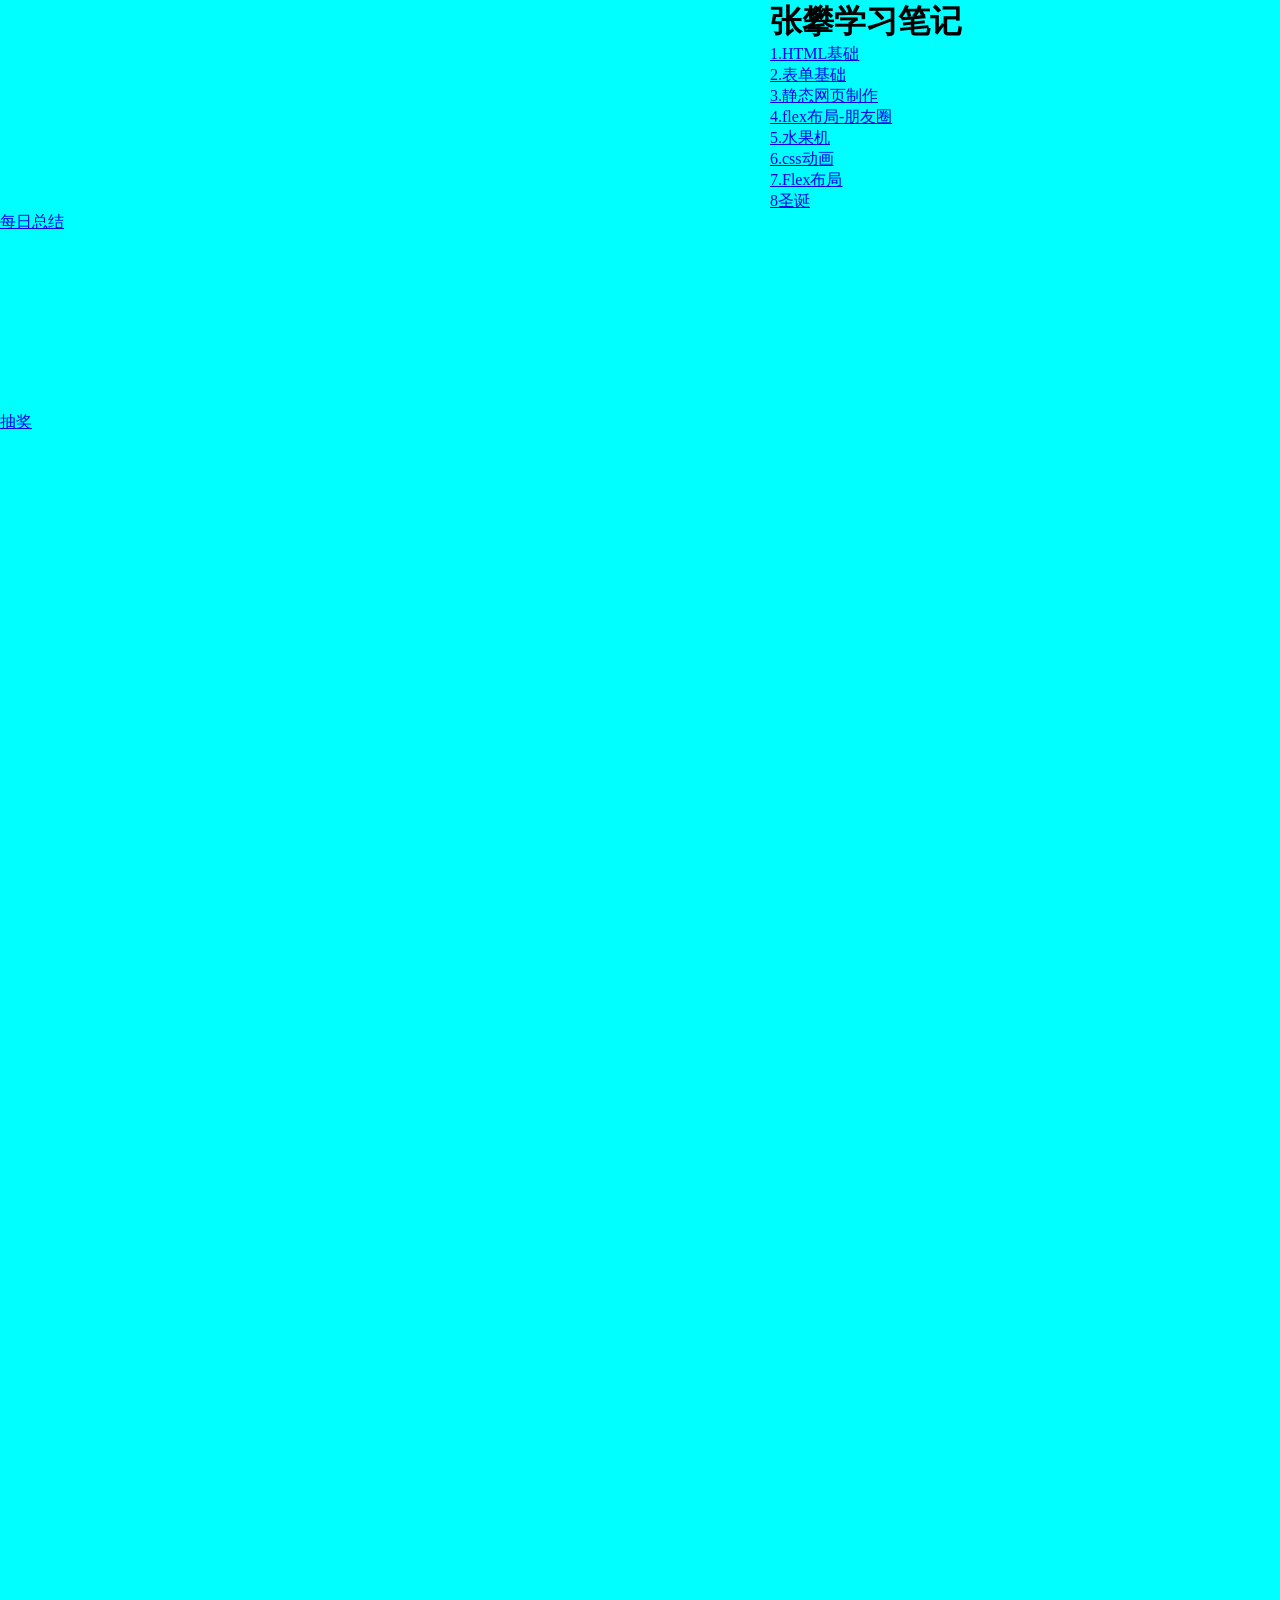
<file: index.html>
<!DOCTYPE html>
<html lang="en">
<head>
    <meta charset="UTF-8">
    <title>张攀主页</title>
    <style type="text/css">
        *{padding: 0;
        margin: 0;}
        #zhu-ye{
            width: 1900px;
            height: 1680px;
            background: aqua;
        }
        #box{
            margin: 0 auto;
            width: 360px;

        }
        a{margin: 0 auto;display:block;}
        
        #zhong-jie{
        width:360pxpx;
            height:200px;
        }
    </style>
</head>
<body>
<div id="zhu-ye">
    <div id="box">
<h1>张攀学习笔记</h1>
        <a href="ind.html">1.HTML基础</a>
        <a href="ind2.html">2.表单基础</a>
        <a href="chongcao.html">3.静态网页制作</a>
        <a href="pengyouquan.html">4.flex布局-朋友圈</a>
        <a href="shuiguoji.html">5.水果机</a>
        <a href="帧动画.html">6.css动画</a>
         <a href="flexlianxi.html">7.Flex布局</a>
        <a href="shengdan.html">8圣诞</a>
    </div>
    
    <div id="zhong-jie">  <a href="zhongjie.html">每日总结</a></div>
    <a href="draw.html">抽奖</a>

</div>
</body>
</html>
</file>
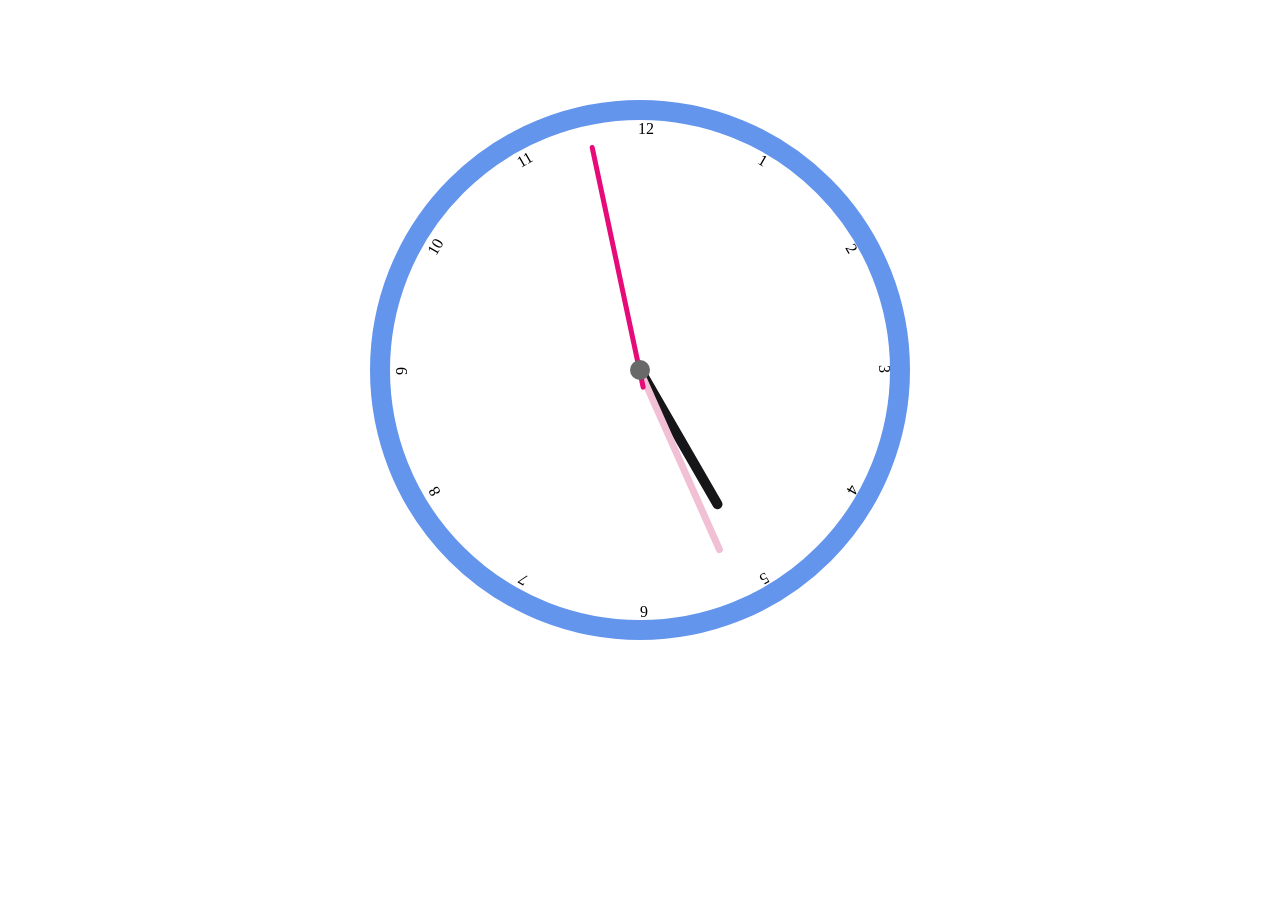
<file: alarmclock.html>
<!DOCTYPE html>
<html lang="en">
<head>
    <meta charset="UTF-8">
    <meta name="viewport" content="width=device-width, initial-scale=1.0">
    <meta http-equiv="X-UA-Compatible" content="ie=edge">
    <title>alarmclock</title>
    <style type="text/css">
    *{margin: 0;
    padding: 0;}

    #warp{
        width: 500px;
        height: 500px;
        /* background: cornflowerblue; */
        border: 20px cornflowerblue solid;
        margin: 100px auto;
        border-radius: 50%;
        position: relative;
    }
    #scale{
     
        height: 500px;
        list-style: none;
        
    }
    #scale li{
        transform-origin: center 250px;
        width: 10px;
        height: 10px;
        /* background: cornflowerblue; */
        position: absolute;
        left: 248px;
        top: 0;
    }
    
    #scale li:nth-of-type(1){
            transform: rotate(30deg);
    }
    #scale li:nth-of-type(2){
            transform: rotate(60deg);
    }
    #scale li:nth-of-type(3){
            transform: rotate(90deg);
    }
    #scale li:nth-of-type(4){
            transform: rotate(120deg);
    }
    #scale li:nth-of-type(5){
            transform: rotate(150deg);
    }
    #scale li:nth-of-type(6){
            transform: rotate(180deg);
    }
    #scale li:nth-of-type(7){
            transform: rotate(210deg);
    }
    #scale li:nth-of-type(8){
            transform: rotate(240deg);
    }
    #scale li:nth-of-type(9){
            transform: rotate(270deg);
    }
    #scale li:nth-of-type(10){
            transform: rotate(300deg);
    }
    #scale li:nth-of-type(11){
            transform: rotate(330deg);
    }
    #scale li:nth-of-type(12){
            transform: rotate(360deg);
    }
     #hour{
         width: 10px;
         height: 160px;
         background: rgb(22, 22, 24);
         border-radius: 10px;
         position: absolute;
         left: 245px;
         top: 90px;

     
         transform-origin: center 160px;
         transform: rotate(0deg);
     }
     #min{
         width: 7px;
         height: 200px;
         background: rgb(241, 192, 213);
         border-radius: 10px;
         position: absolute;
         left: 246px;
         top: 50px;
         transform-origin: center 200px;
         transform: rotate(0deg);
     }
     #second{
         width: 5px;
         height: 250px;
         background: rgb(230, 11, 120);
         border-radius: 20px;
         position: absolute;
         left: 247px;
         top: 20px;
         transform-origin: center 230px;
         transform: rotate(0deg);
     }
     #dot{
         width: 20px;
         height: 20px;
         border-radius: 50%;
         background: dimgray;
         position: absolute;
         left: 240px;
         top: 240px;
     }
    </style>
</head>
<body>
    <div id="warp">
        <ul id="scale">
            <li>1</li>
            <li>2</li>
            <li>3</li>
            <li>4</li>
            <li>5</li>
            <li>6</li>
            <li>7</li>
            <li>8</li>
            <li>9</li>
            <li>10</li>
            <li>11</li>
            <li>12</li>
        </ul>
        <div id="hour"></div>
        <div id="min"></div>
        <div id="second"></div>
        <div id="dot"></div>
    </div>
    <script>
    window.setInterval(seconds,1000);
    function seconds(){
        //获取当前时间
       var timess=new Date();
    //    console.log(timess);
    //    获取当前秒数并且每秒旋转度数
       var scond=timess.getSeconds()*6;
    //    获取当前小时数并且每小时旋转度数
       var hour=timess.getHours()*30;
    //    获取当前分钟数并且每分钟旋转度数
       var min=timess.getMinutes()*6;
    //    console.log(min);
    //    console.log(scond);
    //    console.log(hour);
    //    console,log(scond);
//   设置指针转动
        document.getElementById("second").style.transform="rotate("+scond+"deg)";
        document.getElementById("min").style.transform="rotate("+min+"deg)";
        document.getElementById("hour").style.transform="rotate("+hour+"deg)";

    }

    </script>
</body>
</html>
</file>
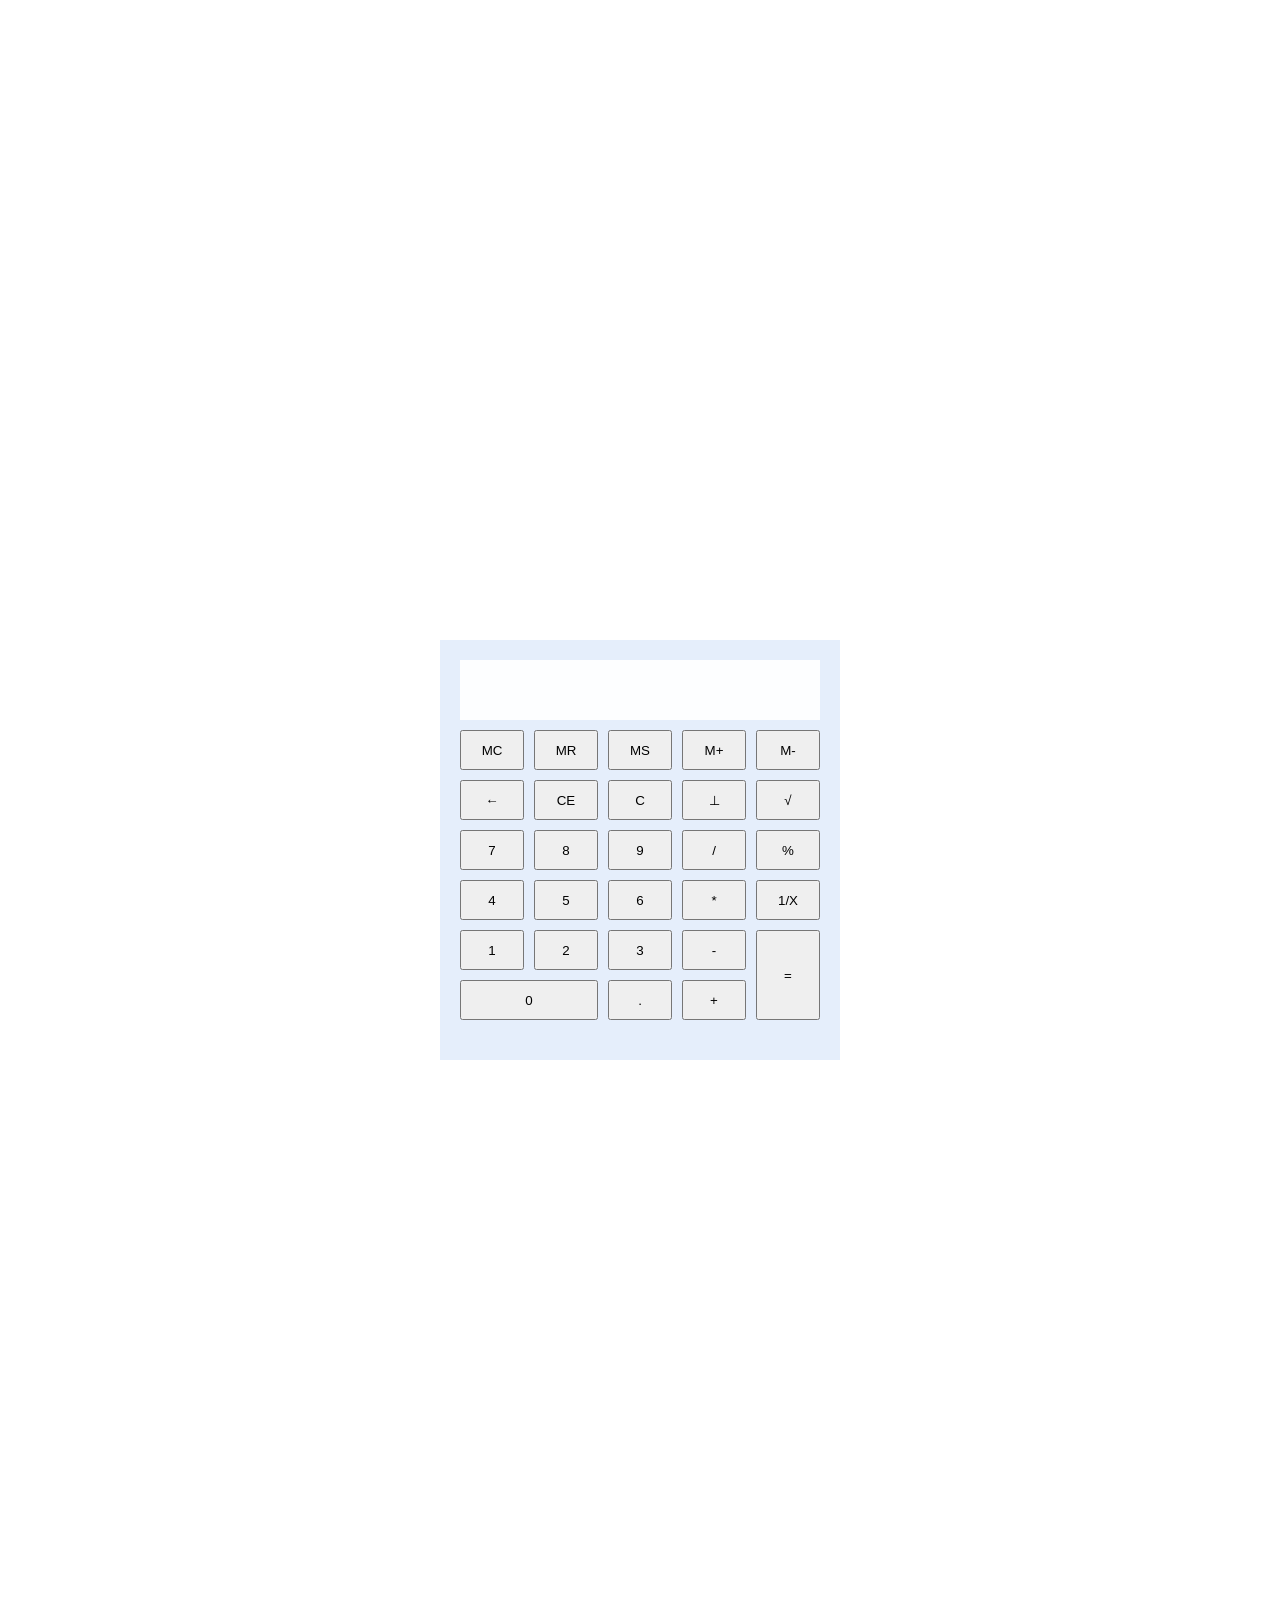
<file: Calculator.html>
<!DOCTYPE html>
<html lang="en">

<head>
    <meta charset="UTF-8">
    <meta name="viewport" content="width=device-width, initial-scale=1.0">
    <meta http-equiv="X-UA-Compatible" content="ie=edge">
    <title>Calculator</title>
    <style type="text/css">
        * {
            padding: 0;
            margin: 0;
        }

        .calculatora {
            width: 400px;

            margin: 50% auto;
            background: #e5eefb;


            /* display: flex; */
            /* flex-direction: column; */


        }

        .output {
            width: 90%;
            height: 60px;
            margin: 20px auto auto 20px;
            background: #fdfeff;
            font-size: 30px;
            float: left;
        }

        .input {
            width: 90%;
            display: flex;
            margin: auto;

        }

        .input-top {
            width: 100%;
            display: grid;
            margin-top: 10px;
            margin-bottom: 40px;
            grid-template-columns: repeat(5, 1fr);
            grid-template-rows: 40px 40px 40px 40px 40px 40px;
            grid-row-gap: 10px;
            grid-column-gap: 10px;
        }

        .dengyu {
            grid-column: 5 / 6;
            grid-row: 5 / 7;
        }

        .ling {
            grid-column: 1 / 3;
            grid-row: 6 / 7;
        }
    </style>
</head>

<body>
    <div class="calculatora">
        <div class="output" id="outputs"></div>
        <div class="input">
            <div class="input-top">
                <button>MC</button>
                <button>MR</button>
                <button>MS</button>
                <button>M+</button>
                <button>M-</button>
                <button id="back" onclick="backspaces()">&larr;</button>
                <button onclick="clears()">CE</button>
                <button onclick="clears()">C</button>
                <button>&perp;</button>
                <button onclick="radical()" value="gen">&radic;</button>
                <button class="shuzi" value="7" onclick="onnclick(this)">7</button>
                <button class="shuzi" value="8" onclick="onnclick(this)">8</button>
                <button class="shuzi" value="9" onclick="onnclick(this)">9</button>
                <button onclick="onnclick(this)" value="/">/</button>
                <button onclick="percentSign()" value="%">%</button>
                <button class="shuzi" value="4" onclick="onnclick(this)">4</button>
                <button class="shuzi" value="5" onclick="onnclick(this)">5</button>
                <button class="shuzi" value="6" onclick="onnclick(this)">6</button>
                <button onclick="onnclick(this)" value="*">*</button>
                <button onclick="semicolon()">1/X</button>
                <button class="shuzi" value="1" onclick="onnclick(this)">1</button>
                <button class="shuzi" value="2" onclick="onnclick(this)">2</button>
                <button class="shuzi" value="3" onclick="onnclick(this)">3</button>
                <button value="-" onclick="onnclick(this)">-</button>
                <button class="dengyu" onclick="sultclick()" value="=">=</button>
                <button class="ling shuzi" value="0" onclick="onnclick(this)">0</button>
                <button>.</button>
                <button value="+" onclick="onnclick(this)">+</button>
            </div>
        </div>

    </div>
    <script src="CalculatorJS.js"></script>

</body>

</html>
</file>
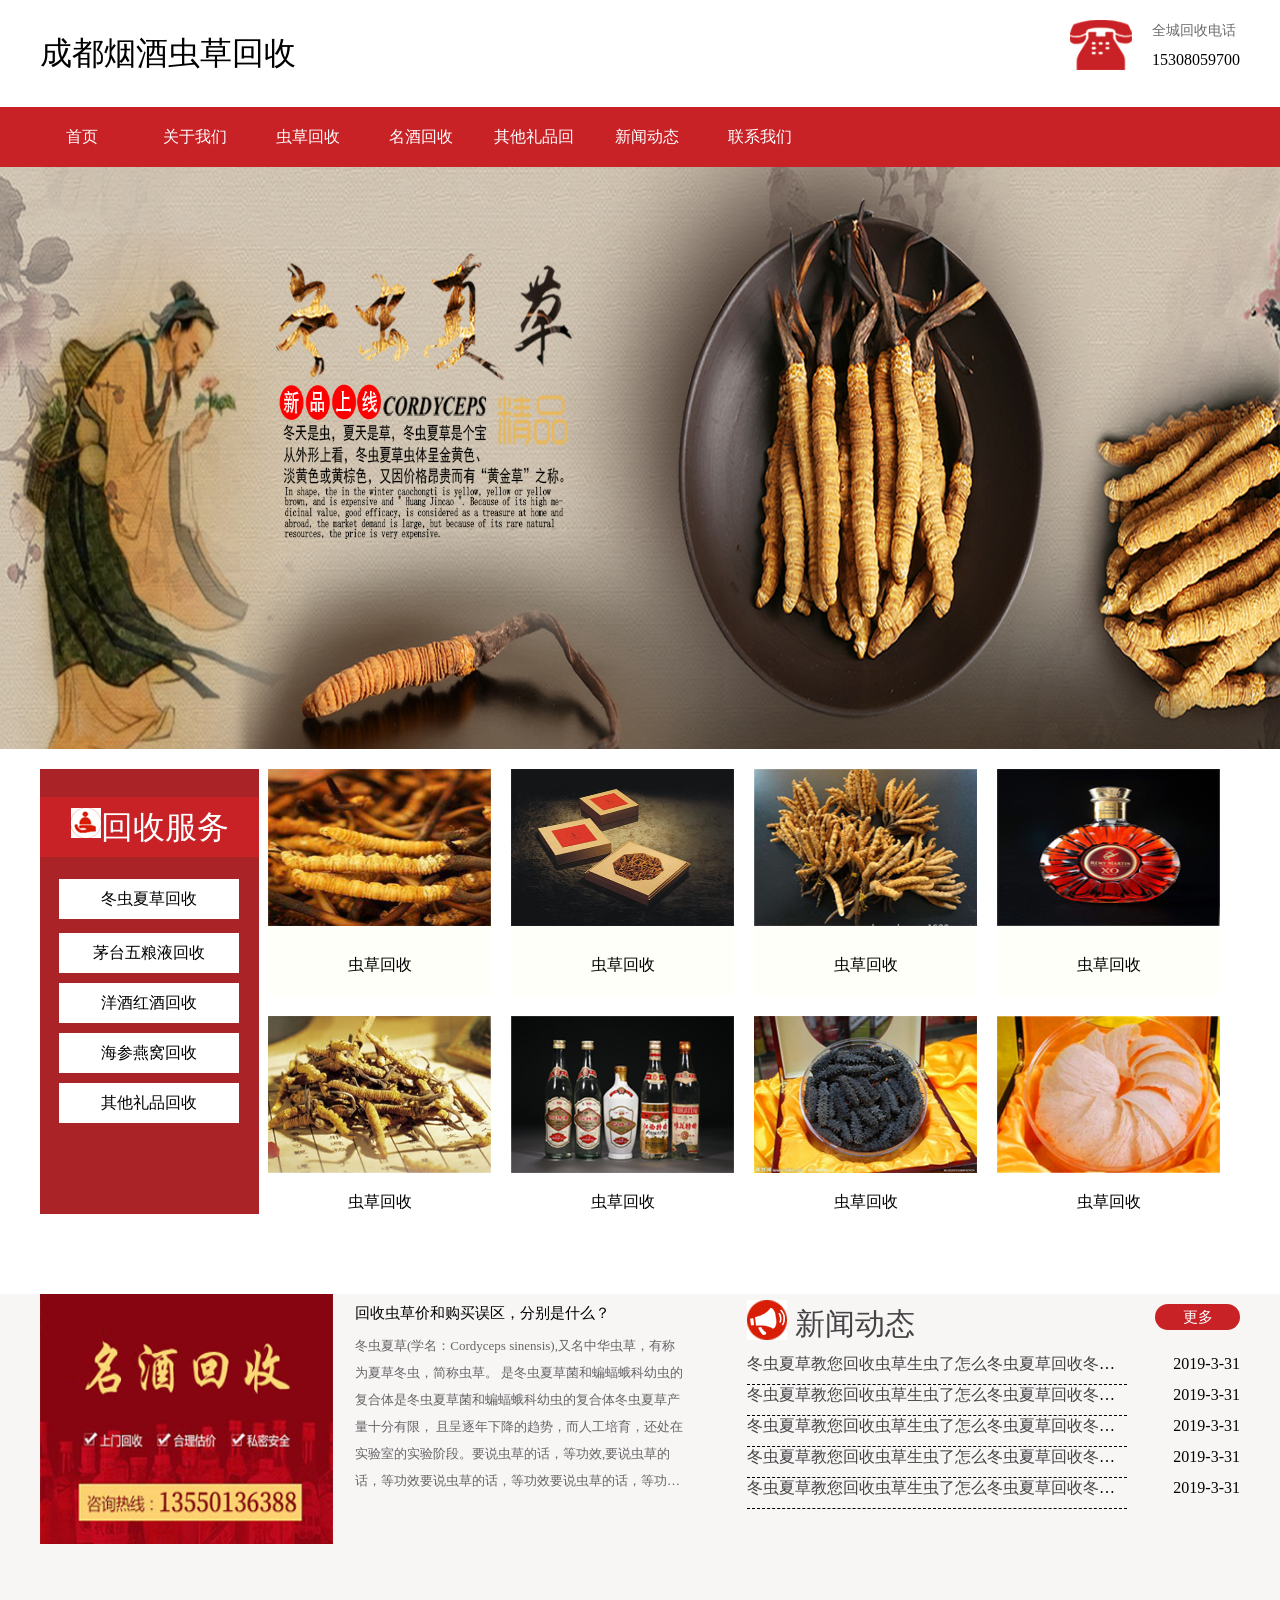
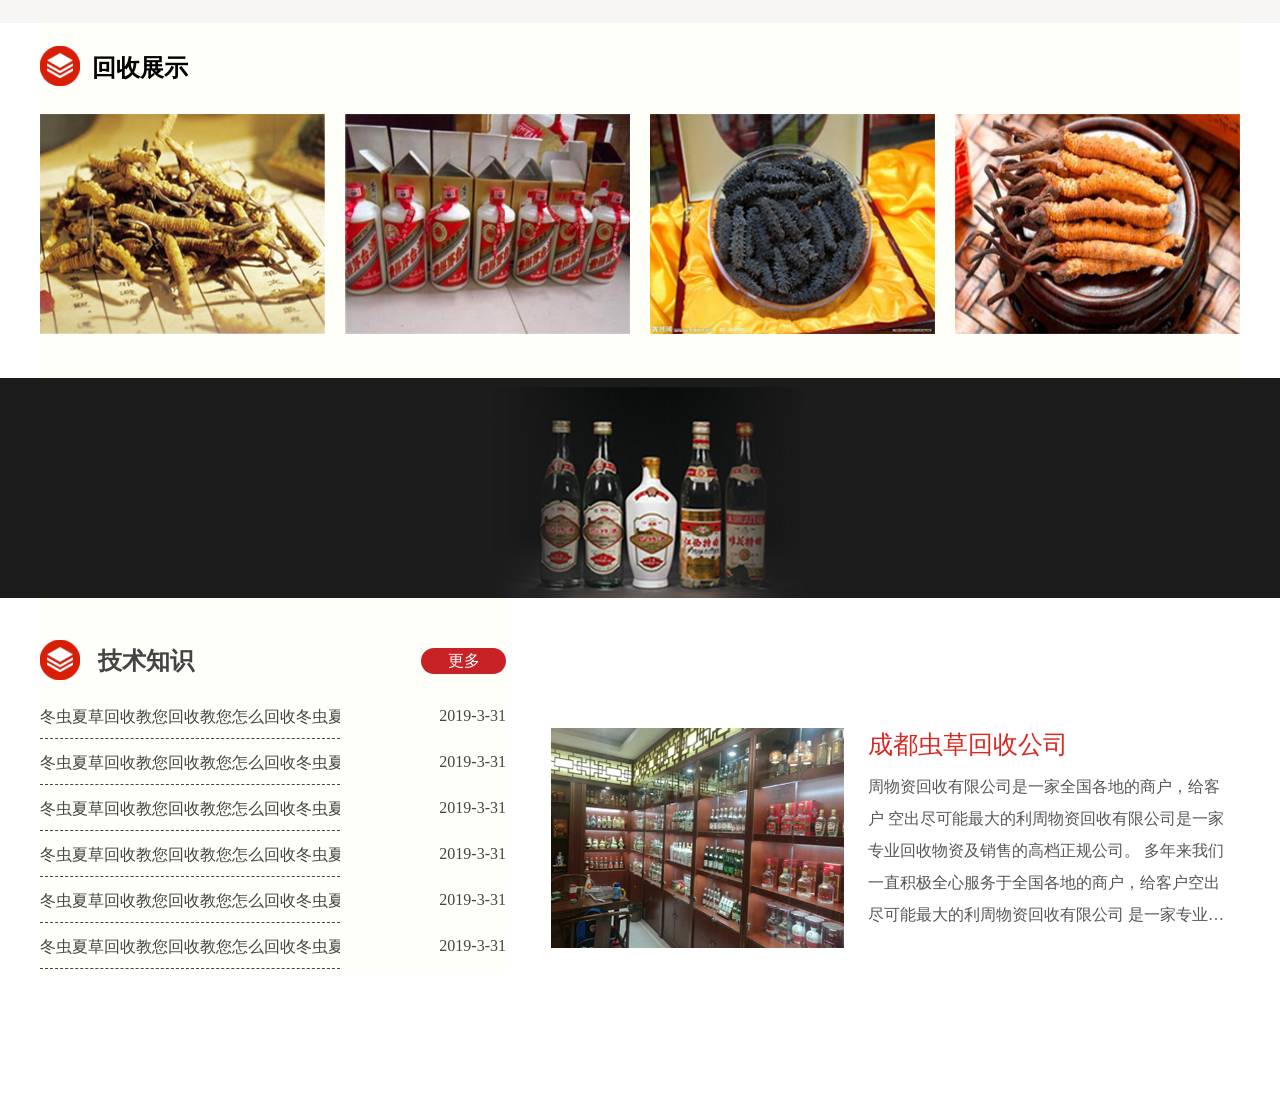
<file: chongcao.html>
<!DOCTYPE html>
<html lang="en">
<head>
    <meta charset="UTF-8">
    <title>虫草</title>
    <style type="text/css">


        *{padding: 0;
        margin: 0;

        }

        .floatclass-left{
           float: left;
        }
        .floatclass-right{
            float: right;
        }
        /*#floatclass{*/
            /*float: left;*/
        /*}*/
        #box1{
         height: 107px;
            /*background: #000000;*/
            /*width: 100%;*/
        }
        #head{
            height: 107px;
            margin: auto;
            width: 1200px;
            /*background: #ffffff;*/
        }
        #head-left{
            /*margin: auto;*/
            /*height: 107px;*/
            /*width: 50%;*/
            font-size: 2em;
            line-height: 107px;
            /*position: relative;*/
            left: 32px;
           /*float: left;*/
        }
        #head-right{
             /*margin: auto;*/
            /*height: 107px;*/
            /*width: 50%;*/
            height: 107px;
            float: right;
        }
        #head-right-left{
            margin: auto;
            height: 107px;
            /*width: 50%;*/
            /*float: left;*/
     /*       line-height: 107px;*/
   /*         position: relative;
            top: 25px;*/
        }
        #head-right-right{
 /*          position: relative;
            top: 25px;*/
            /*float: right;*/
      /*      height: 107px;
            margin: auto;*/

        }
        #head-right-right-top{
            height: 40px;
            line-height: 40px;
            font-size: 0.9em;
            color: #6b6b6b;
            position: relative;
            top:10px;

        }
        #head-right-right-button{
            height: 40px;
            line-height: 40px;
            font-size: 1em;
        }
        #head-right-left img{

        position: relative;
        top:20px;
            left:-20px;
    }

        #box2{
            height: 60px;
            background: #c82126;
        }
 #menu{
     height: 60px;
     width: 1200px;
     margin: auto;

 }
        #menu-one{
            /*float: left;*/
            height: 60px;
            width: 83px;

            text-align: center;
            line-height: 60px;
            color: #ffffff;
        }
        #menu-two{
            /*float: left;*/
            height: 60px;
            line-height: 60px;
            color: #ffffff;
            width: 83px;
            text-align: center;
            margin-left: 30px;
        }
        #menu-thwee{
            /*float:left;*/
            height: 60px;
            line-height: 60px;
            color: #ffffff;
            width: 83px;
            text-align: center;
            margin-left: 30px;
        }
        #menu-for{
            /*float: left;*/
            height: 60px;
            line-height: 60px;
            color: #ffffff;
            width: 83px;
            text-align: center;
            margin-left: 30px;
        }
        #menu-feve{
            /*float: left;*/
            height: 60px;
            line-height: 60px;
            color: #ffffff;
            width: 83px;
            text-align: center;
            margin-left: 30px;
        }

        #menu-six{
            /*float: left;*/
            height: 60px;
            line-height: 60px;
            color: #ffffff;
            width: 83px;
            text-align: center;
            margin-left: 30px;
        }
        #menu-seven{
            /*float: left;*/
            height: 60px;
            line-height: 60px;
            color: #ffffff;
            width: 83px;
            text-align: center;
            margin-left: 30px;
        }
        #box3{
            height: 582px;
        }
        #home {
            margin: auto;
            height: 582px;
            width: 100%;
        }
        #home img{
             width: 100%;
            height: 582px;
        }
        #center-one{
            width: 1200px;
            height: 525px;
            margin: auto;
        }
        #box4{
            height: 525px;
            margin-top: 20px;
        }
        #center-one-left{
            background: #a92327;
            width: 219px;
            height: 445px;
             float: left;
        }
        #center-one-left-one{
            height: 60px;
            background: #c82126;
            /*float: left;*/
            text-align:center;
            font-size: 2em;
            line-height: 60px;
            color: white;
position: relative;
            top:28px;
        }
        #center-one-left-two{
            /*float: left;*/
            height: 40px;
            background: white;
            line-height: 40px;
            margin-bottom: 14px;
            width: 180px;
            position: relative;left: 19px;
            text-align:center;

            top:50px;
        }
        #center-one-left-three{   width: 180px;      height: 40px;    background: white;line-height: 40px;margin-bottom: 10px;position: relative;left: 19px;text-align:center;top:50px;
        }
        #center-one-left-for{    width: 180px;     height: 40px;    background: white;line-height: 40px;margin-bottom: 10px;position: relative;left: 19px;text-align:center;top:50px;
        }
        #center-one-left-five{   width: 180px;      height: 40px;    background: white;line-height: 40px;margin-bottom: 10px;position: relative;left: 19px;text-align:center;top:50px;
        }
        #center-one-left-six{    width: 180px; height: 40px;    background: white;line-height: 40px;margin-bottom: 10px;position: relative;left: 19px;text-align:center;top:50px;
        }
        #center-one-right{
            height: 445px;
            float: right;
            position: relative;


        }

        .center-one-right-button-box{
            width: 223px;
            height: 207px;
            background: #ffffff;
            float: left;
            margin-right:20px;
            text-align: center;

        }
        .center-one-right-top-box{
            width: 223px;
            height: 227px;
            background: #fffff9;
            float: left;
            margin-right:20px;
            text-align: center;
            margin-bottom: 20px;

        }
        #center-one-right-top img{
            width: 223px;
            height: 157px;
        }
        #center-one-right-button img{
            width: 223px;
            height: 157px;
        }
        .center-one-right-button-box div{
            width: 223px;
            height: 50px;
            line-height: 50px;
        }
        .center-one-right-top-box div{
            width: 223px;
            height: 70px;
            line-height: 70px;
        }
        #box5{
            height: 329px;
            background: #f8f5f5;
        }
        #center-two{
            width: 1200px;
            height: 329px;
            margin: auto;
        }
        #center-two-one{
            width: 293px;
            height: 250px;
            background: #6b6b6b;
            float: left;
        }
        #center-two-one img{
            width: 293px;
            height: 250px;
        }
        #center-two-two{
            /*width: 369px;*/
            width: 330px;
            height: 250px;
            /*background: #fffff9;*/
            float: left;
           margin-left: 22px;
            text-align: left;

            /*overflow: hidden;*/
            /*text-overflow:ellipsis;*/
            /*display: -webkit-box;*/
            /*-webkit-box-orient: vertical;*/
            /*-webkit-line-clamp: 2;*/
        }
        #center-two-two div:first-child{
            width: 330px;
            height: 38px;
            font-size: 15px;
            color: black;
           position: relative;
            top: 10px;
            float: left;
        }
        #center-two-two div:last-child{
            width: 330px;
            height: 160px;
            font-size: 13px;
            color: #666666;
            line-height: 27px;
            float: left;
            overflow: hidden;
            text-overflow: ellipsis;
            display: -webkit-box; /* 作为弹性伸缩盒子模型显示。 */
            -webkit-box-orient: vertical; /*设置伸缩盒子的子元素排列方式--从上到下垂直排列*/
            -webkit-line-clamp: 6; /* 显示的行*/
        }
        #center-two-thwee1{
            width: 493px;
            height: 250px;
            /*background: #fffff9;*/
            float: right;
        }
        #center-two-thwee1-top{
            width: 493px;
            height: 60px;


        }
        #center-two-thwee1-top-left{
            float: left;
            height:60px;
            font-size: 30px;
            line-height: 60px;
            margin: auto;
            color: #444444;

        }
        #center-two-thwee1-top-left img{
            position: relative;
            top: 6px;
        }
        #center-two-thwee1-top-right{
            float: right;
            width: 60px;
        }
        #center-two-thwee1-top-right-gengduo{
            width:85px;
            height: 26px;
            background: #c82126;
            float: right;
            color: white;
            font-size: 15px;
            text-align: center;
            line-height: 26px;
             position: relative;
            top: 10px;
            border-radius:30px 30px 30px 30px;
        }
        #center-two-thwee1-top-right-gengduo a{
            text-decoration: none;
            color: white;
        }
        #center-two-thwee1-dotton{
            height: 190px;

        }
        #center-two-thwee1-dotton ul{
            list-style: none;
        }
        #center-two-thwee1-dotton ul li{
            list-style: none;
            height: 30px;
            width: 380px;
            border-bottom: 1px  dashed;

            overflow: hidden;/*文字溢出隐藏*/
            text-overflow: ellipsis;
            white-space: nowrap;
        }
        #center-two-thwee1-dotton ul li a{
            text-decoration: none;
            color: #444444;
        }
        .li-data{
            float: right;
            color: #444444;
            position: relative;
            top:-32px;
        }
        #box6{
            height: 355px;
        }
        #bottom-one{
            height: 355px;
            width: 1200px;
            margin: auto;
            background: #fffff9;
        }
        #bottom-one-top{
            height: 91px;
            width: 1200px;
            line-height: 91px;
        }
        #bottom-one-top img{float: left;
        position: relative;
            top: 23px;
        }
        #bottom-one-top h2{
            position: relative;
            left: 12px;
            line-height: 91px;
            float: left;
        }
        .bottom-one-bottom-dvi{
            width: 285px;
            height: 220px;
            float: left;
            background: #6b6b6b;
            margin-right: 20px;
        }
        .bottom-one-bottom-dvi img{
            width: 285px;
            height: 220px;
        }
        #bottom-one-bottom-dvi-on{
            width: 285px;
            height: 220px;
            float: left;
            background: #6b6b6b;
        }
        #bottom-one-bottom-dvi-on img{
            width: 285px;
            height: 220px;
        }
        #box7{
            height: 220px;
        }
        #bottom-two{
            height: 220px;
            /*width:1596px;*/
            background: #1c1c1d;
           text-align: center;
            margin: auto;
        }
        /*#bottom-two img{*/
            /*margin: auto;*/
        /*}*/
        #box8{
            height: 522px;
        }
        #bottom{
            height: 522px;
            width: 1200px;
            margin: auto;
        }
           #bottom-left{
               width: 466px;
               height: 373px;
               background: #fffff9;
               float: left;
           }
           #bottom-right{
               height: 373px;
               width: 689px;

               float: right;
               margin-left: 45px;
           }
           #bottom-left-top{
               width: 466px;
               height: 95px;
           }
        #bottom-left-top-left{
            float: left;
            position: relative;

            top: 42px;
            width: 381px;

        }
        #bottom-left-top-left img{
            float: left;
        }
        #bottom-left-top-left h2{
            color: #444444;
            width: 132px;
            text-align: center;
            position: relative;
            /*left: 53px;*/
            top: 5px;
            float: left;

        }
        #bottom-left-top-right{
            width: 85px;
            height: 26px;
            border-radius: 30px;
            float: right;
            background: #c82126;
            line-height: 26px;
            text-align: center;
            margin-top: 50px;
        }
        #bottom-left-top-right a{
            text-decoration: none;
            color: white;
        }
        #bottom-left-bottom{
            width: 466px;
            height: 282px;
        }
        #bottom-left-bottom ul{
            list-style: none;
        }
        #bottom-left-bottom li{
            /*width: 466px;*/
            height: 45px;
            width: 300px;
            border-bottom:1px dashed #444444;
            line-height: 47px;

            overflow: hidden;/*文字溢出隐藏*/
            text-overflow: ellipsis;
            white-space: nowrap;
        }

        #bottom-left-bottom li a{
            text-decoration: none;
            color: #444444;
            float: left;
        }
        .li-data-two{
            float: right;
            position: relative;
            top:-30px;
        }
        #bottom-right-left{
            float: left;
            position: relative;
            top: 130px;
            width: 293px;
        }
        #bottom-right-right{
            float: left;
            position: relative;
            top: 130px;
            width: 366px;
            height: 207px;
            margin-left: 24px;


        }
        #bottom-right-right div:first-child{
          color: #da2720;
            font-size: 25px;
float: left;
            width: 200px;
            height: 33px;
        }
        #bottom-right-right div:last-child{
            float: left;
            color: #575656;
            width: 366px;
            height: 164px;
            line-height: 32px;
            margin-top: 10px;

            overflow: hidden;
            text-overflow: ellipsis;
            display: -webkit-box; /* 作为弹性伸缩盒子模型显示。 */
            -webkit-box-orient: vertical; /*设置伸缩盒子的子元素排列方式--从上到下垂直排列*/
            -webkit-line-clamp: 5; /* 显示的行*/
        }
        #bottom-right-left img{
            width: 293px;
            height: 220px;
        }
        .tishi{

        }
    </style>
</head>
<script>
    var a=0;
    var b=true;
    var c="a"
</script>
<body>
<div id="box1">
    <div id="head">
        <div id="head-left"  class="floatclass-left" >成都烟酒虫草回收</div>
        <div id="head-right" class="floatclass-right">
            <div id="head-right-left" class="floatclass-left">
                <img src="image/num-icon.jpg">
            </div>
            <div id="head-right-right" class="floatclass-right">
                <div id="head-right-right-top" >全城回收电话</div>
                <div id="head-right-right-button">15308059700</div>
            </div>
        </div>
    </div>
</div>
<div id="box2">
<div id="menu">
    <a href="#"><div id="menu-one" class="floatclass-left">首页 </div></a>
    <a href="#"><div id="menu-two" class="floatclass-left">关于我们 </div></a>
    <a href="#"><div id="menu-thwee" class="floatclass-left">虫草回收 </div></a>
    <a href="#"><div id="menu-for" class="floatclass-left">名酒回收 </div></a>
    <a href="#"><div id="menu-feve" class="floatclass-left"> 其他礼品回收</div></a>
    <a href="#"><div id="menu-six" class="floatclass-left"> 新闻动态</div></a>
    <a href="#"><div id="menu-seven" class="floatclass-left"> 联系我们</div></a>
</div>
</div>
<div id="box3">
    <div id="home">
        <img src="image/cc_02.jpg">
    </div>
</div>
<div id="box4">
    <div id="center-one">
          <div id="center-one-left">
              <div id="center-one-left-one">
                  <img src="image/center-left.jpg">回收服务
              </div>
              <div id="center-one-left-two">冬虫夏草回收</div>
              <div id="center-one-left-three">茅台五粮液回收</div>
              <div id="center-one-left-for">洋酒红酒回收</div>
              <div id="center-one-left-five">海参燕窝回收</div>
              <div id="center-one-left-six">其他礼品回收</div>
          </div>
        <div id="center-one-right">
                <div id="center-one-right-top">
                    <div class="center-one-right-top-box"><img src="image/conter1.jpg"><div>虫草回收</div></div>
                    <div class="center-one-right-top-box"> <img src="image/conter2.jpg"><div>虫草回收</div></div>
                    <div class="center-one-right-top-box"> <img src="image/conter3.jpg"><div>虫草回收</div></div>
                    <div class="center-one-right-top-box"><img src="image/conters.jpg"><div>虫草回收</div></div>
                </div>
                <div id="center-one-right-button">
                    <div class="center-one-right-button-box"><img src="image/botton1.jpg"><div>虫草回收</div></div>
                    <div class="center-one-right-button-box" ><img src="image/botton2.jpg"><div>虫草回收</div></div>
                    <div class="center-one-right-button-box"><img src="image/botton3.jpg"><div>虫草回收</div></div>
                    <div class="center-one-right-button-box"><img src="image/botton4.jpg"><div>虫草回收</div></div>
                </div>
        </div>
    </div>
</div>
<div id="box5">
<div id="center-two">
    <div id="center-two-one"><img src="image/one-two.jpg"></div>
    <div id="center-two-two"><div>回收虫草价和购买误区，分别是什么？</div>
        <div>冬虫夏草(学名：Cordyceps sinensis),又名中华虫草，有称为夏草冬虫，简称虫草。
        是冬虫夏草菌和蝙蝠蛾科幼虫的复合体是冬虫夏草菌和蝙蝠蛾科幼虫的复合体冬虫夏草产量十分有限，
        且呈逐年下降的趋势，而人工培育，还处在实验室的实验阶段。要说虫草的话，等功效,要说虫草的话，等功效要说虫草的话，等功效要说虫草的话，等功效
            要说虫草的话，等功效,要说虫草的话，等功效要说虫草的话，等功效要说虫草的话，等功效
            要说虫草的话，等功效,要说虫草的话，等功效要说虫草的话，等功效要说虫草的话，等功效
        </div>
    </div>
    <div id="center-two-thwee1">
        <div id="center-two-thwee1-top">
            <div id="center-two-thwee1-top-left"><img src="image/laba.jpg"> 新闻动态</div>
            <div id="center-two-thwee1-top-right"><div id="center-two-thwee1-top-right-gengduo"><a href="#">更多</a></div></div>
        </div>
        <div id="center-two-thwee1-dotton">
            <ul>
                <li><a href="#">冬虫夏草教您回收虫草生虫了怎么冬虫夏草回收冬虫夏草教您回收虫草生虫了怎么冬虫夏草回收</a></li><div class="li-data-two">2019-3-31</div>
                <li><a href="#">冬虫夏草教您回收虫草生虫了怎么冬虫夏草回收冬虫夏草教您回收虫草生虫了怎么冬虫夏草回收</a></li><div class="li-data-two">2019-3-31</div>
                <li><a href="#">冬虫夏草教您回收虫草生虫了怎么冬虫夏草回收冬虫夏草教您回收虫草生虫了怎么冬虫夏草回收</a></li><div class="li-data-two">2019-3-31</div>
                <li><a href="#">冬虫夏草教您回收虫草生虫了怎么冬虫夏草回收冬虫夏草教您回收虫草生虫了怎么冬虫夏草回收</a></li><div class="li-data-two">2019-3-31</div>
                <li><a href="#">冬虫夏草教您回收虫草生虫了怎么冬虫夏草回收冬虫夏草教您回收虫草生虫了怎么冬虫夏草回收</a></li><div class="li-data-two">2019-3-31</div>
            </ul>
        </div>
    </div>
</div>
</div>
<div id="box6">
<div id="bottom-one">
    <div id="bottom-one-top"><div class="tishi"></div><img src="image/huishou.jpg"><h2>回收展示</h2></div>
    <div id="bottom-one-bottom">
        <div class="bottom-one-bottom-dvi"><img src="image/ahh.jpg"></div>
        <div class="bottom-one-bottom-dvi"><img src="image/botton22.jpg"></div>
        <div class="bottom-one-bottom-dvi">  <img src="image/botton3.jpg"></div>
        <div id="bottom-one-bottom-dvi-on"><img src="image/botton44.jpg"></div>
    </div>


</div>
</div>
<div id="box7">
    <div id="bottom-two">
        <img src="image/bottom-jiu.png">
    </div>

</div>
<div id="box8">
    <div id="bottom">
        <div id="bottom-left">
            <div id="bottom-left-top">
                <div id="bottom-left-top-left"><img src="image/huishou.jpg"><h2>技术知识</h2></div>
                <div id="bottom-left-top-right"><a href="#">更多</a></div>
            </div>
            <div id="bottom-left-bottom">
                <ul>
                   <div> <li><a href="#">冬虫夏草回收教您回收教您怎么回收冬虫夏草教您回收虫草生虫了怎么冬虫夏草回收</a></li><div class="li-data">2019-3-31</div></div>
                    <li><a href="#">冬虫夏草回收教您回收教您怎么回收冬虫夏草教您回收虫草生虫了怎么冬虫夏草回收</a></li><div class="li-data">2019-3-31</div>
                    <li><a href="#">冬虫夏草回收教您回收教您怎么回收冬虫夏草教您回收虫草生虫了怎么冬虫夏草回收</a></li><div class="li-data">2019-3-31</div>
                    <li><a href="#">冬虫夏草回收教您回收教您怎么回收冬虫夏草教您回收虫草生虫了怎么冬虫夏草回收</a></li><div class="li-data">2019-3-31</div>
                    <li><a href="#">冬虫夏草回收教您回收教您怎么回收冬虫夏草教您回收虫草生虫了怎么冬虫夏草回收</a></li><div class="li-data">2019-3-31</div>
                    <li><a href="#">冬虫夏草回收教您回收教您怎么回收冬虫夏草教您回收虫草生虫了怎么冬虫夏草回收</a></li><div class="li-data">2019-3-31</div>
                </ul>
            </div>
        </div>
        <div id="bottom-right">
            <div id="bottom-right-left">
           <img src="image/bot.jpg">
            </div>
            <div id="bottom-right-right">
           <div> 成都虫草回收公司 </div>
                <div>周物资回收有限公司是一家全国各地的商户，给客户
                    空出尽可能最大的利周物资回收有限公司是一家专业回收物资及销售的高档正规公司。
                    多年来我们一直积极全心服务于全国各地的商户，给客户空出尽可能最大的利周物资回收有限公司
                    是一家专业回收物资及销售的高档正规公司。多年来我们一直积极全心服务于全国各地的商户，给客户空出尽可能最大的利给客户空出尽可能最大的利给客户空出尽可能最大的利给客户空出尽可能最大的利</div>
            </div>
        </div>

    </div>
</div>
</body>
</html>
</file>
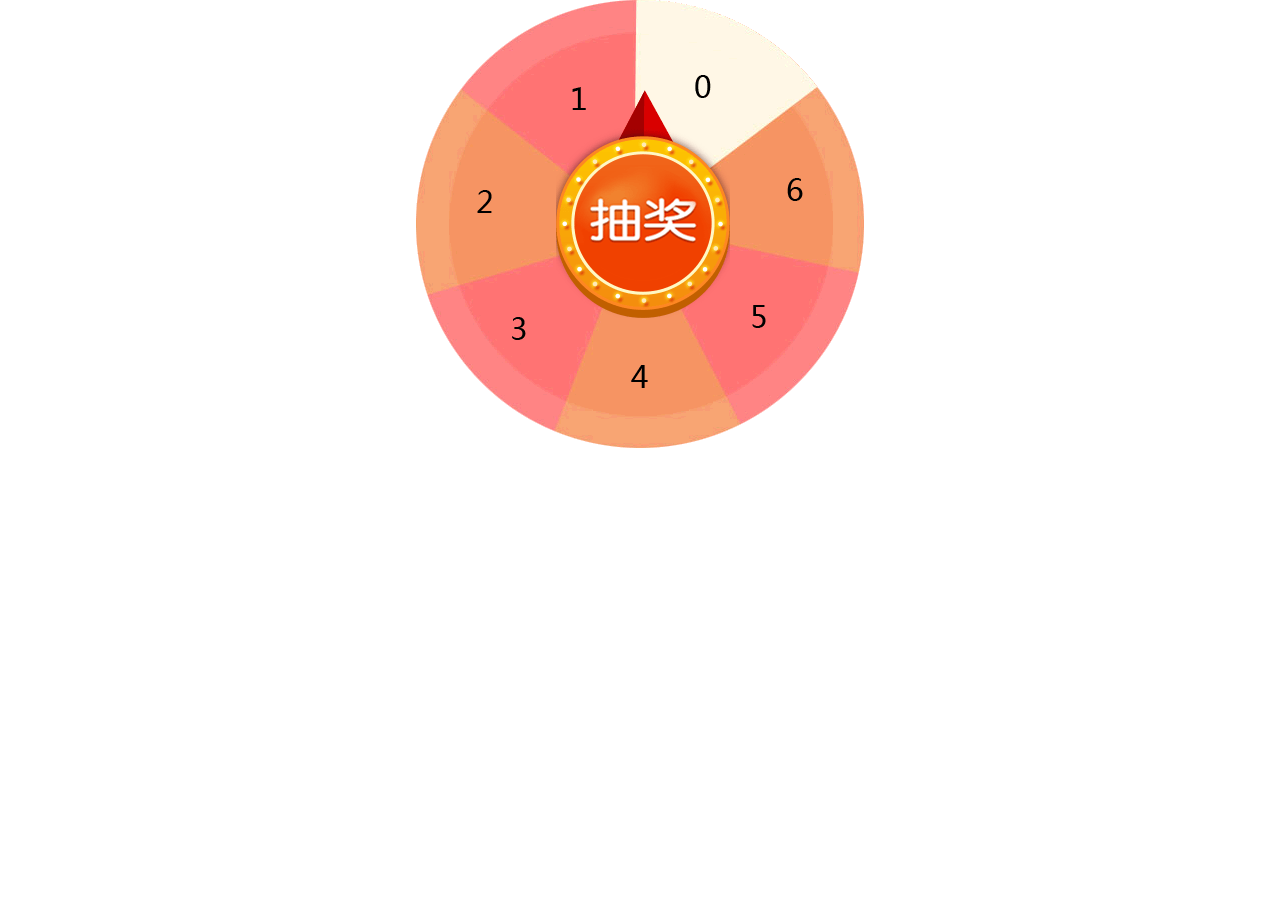
<file: draw.html>
<!DOCTYPE html>
<html lang="en">

<head>
    <meta charset="UTF-8">
    <meta name="viewport" content="width=device-width, initial-scale=1.0">
    <meta http-equiv="X-UA-Compatible" content="ie=edge">
    <title>draw</title>
    <style type="text/css">
        * {
            margin: 0;
            padding: 0;
        }

        .box {
            width: 448px;
            height: 448px;
            border-radius: 50%;
            position: relative;
            margin: auto;

        }

        #boxx {
            width: 100%;
            height: 100%;
            transform-origin: center center;
            transform: rotate(0deg);
            /* transition: transform 5s; */

        }

        .boxchild {
            width: 174px;
            height: 228px;
            /* line-height: 448px; */
            position: absolute;
            top: 90px;
            left: 140px;
        }

        .boxchild img {
            width: 100%;
            height: 100%;
        }
    </style>
</head>

<body>
    <div class="box">
        <img src="img/turntable2.png" alt="抽奖" id="boxx">
        <div class="boxchild"><img src="img/pointer.png"></div>
    </div>
    <script>
        //扇区度数
        var degs = 51.5;
        //停止数
        var num = 0;
        //随机数
        var nums = 0;
        var i = 10;

        //点击事件
        document.getElementsByClassName("boxchild")[0].addEventListener("click", function () {
            lins();
        });
        //旋转函数
        function lins() {
            var box = document.getElementById("boxx");
            //获取使用setInterval获取随机旋转角度
            var timenum = setInterval(function () {
                //     //判断至少旋转三圈
                if (Math.floor(nums / 360) < 3) {
                    // 随机旋转度数
                    nums = Math.floor(Math.random() * 3600);
                }
                else {
                    //用setInterval每间隔15毫米转动
                    var timestart = setInterval(function () {
                        //每次转动1度;
                        i = i + 1;
                        box.style.transform = "rotate(" + i + "deg)";
                        //当转动到随机获取的度数时停止
                        if (i > nums) {
                            //初始化当前度数，并保持当前扇区位置
                            i = i % 360;
                            clearInterval(timestart);
                            //调用弹窗
                            windo();
                        }
                    }, 3)
                    clearInterval(timenum);
                }
            }, 15);
            //初始化随机数
            nums = 0;
            // console.log(nums);
        }

        //弹窗 判断指针指向的扇区位置
        function windo() {
            //停留角度
            num = nums % 360;
            //判断停留扇区
            if (Math.floor(num) < degs * 1) {
                alert("一等奖");
            }
            else if (Math.floor(num) < degs * 2) {
                alert("二等奖");


            }
            else if (Math.floor(num) < degs * 3) {
                alert("三等奖");


            }
            else if (Math.floor(num) < degs * 4) {
                alert("四等奖");


            }
            else if (Math.floor(num) < degs * 5) {
                alert("五等奖");


            }
            else if (Math.floor(num) < degs * 6) {
                alert("六等奖");


            }
            else if (Math.floor(num) < degs * 7) {
                alert("未中奖");


            }
        }


    </script>
</body>

</html>
</file>
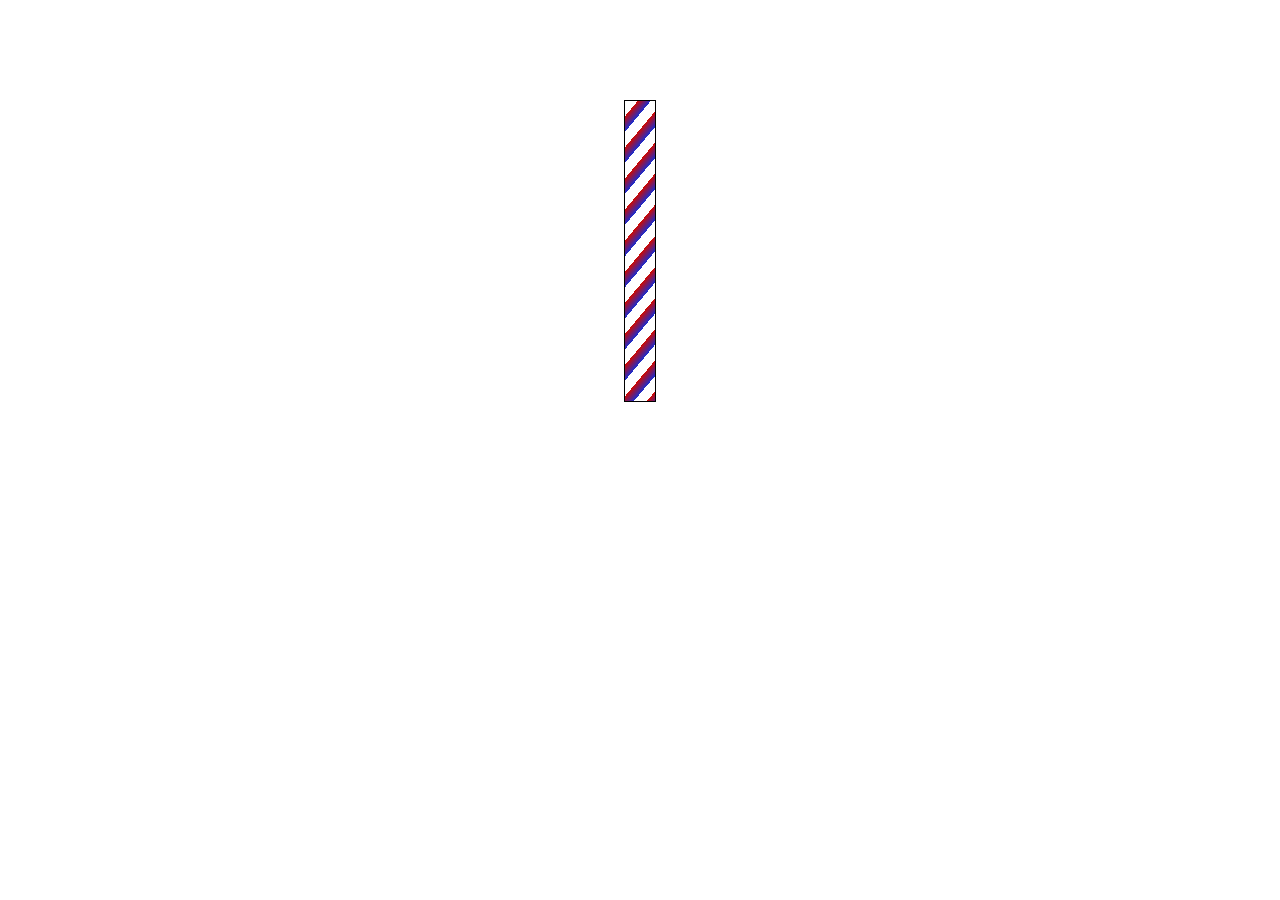
<file: gradualchange.html>
<!DOCTYPE html>
<html lang="en">
<head>
    <meta charset="UTF-8">
    <title>change</title>
    <style type="text/css">
        *{margin: 0;
        padding: 0;}
        #warp{
            width: 30px;
            height: 300px;
            border: 1px solid;
            margin: 100px auto;
            overflow: hidden;
        }
        #warp > #indner{
            height: 600px;
            background: repeating-linear-gradient(130deg, #ce0900 0px, #1b2dce 10px, #ffffff 10px, white 20px);
        }
    </style>
    <script type="application/javascript">
        var float=0;
        setInterval(function(){
            float++;
            if(float<300){
                document.querySelector("#indner").style.marginTop=-float+"px";
            }else{
                float=0;
            }
        },60)
        
        function cc() {

        }
    </script>
</head>
<body>
<div id="warp">
    <div id="indner"> </div>
</div>
</body>
</html>
</file>
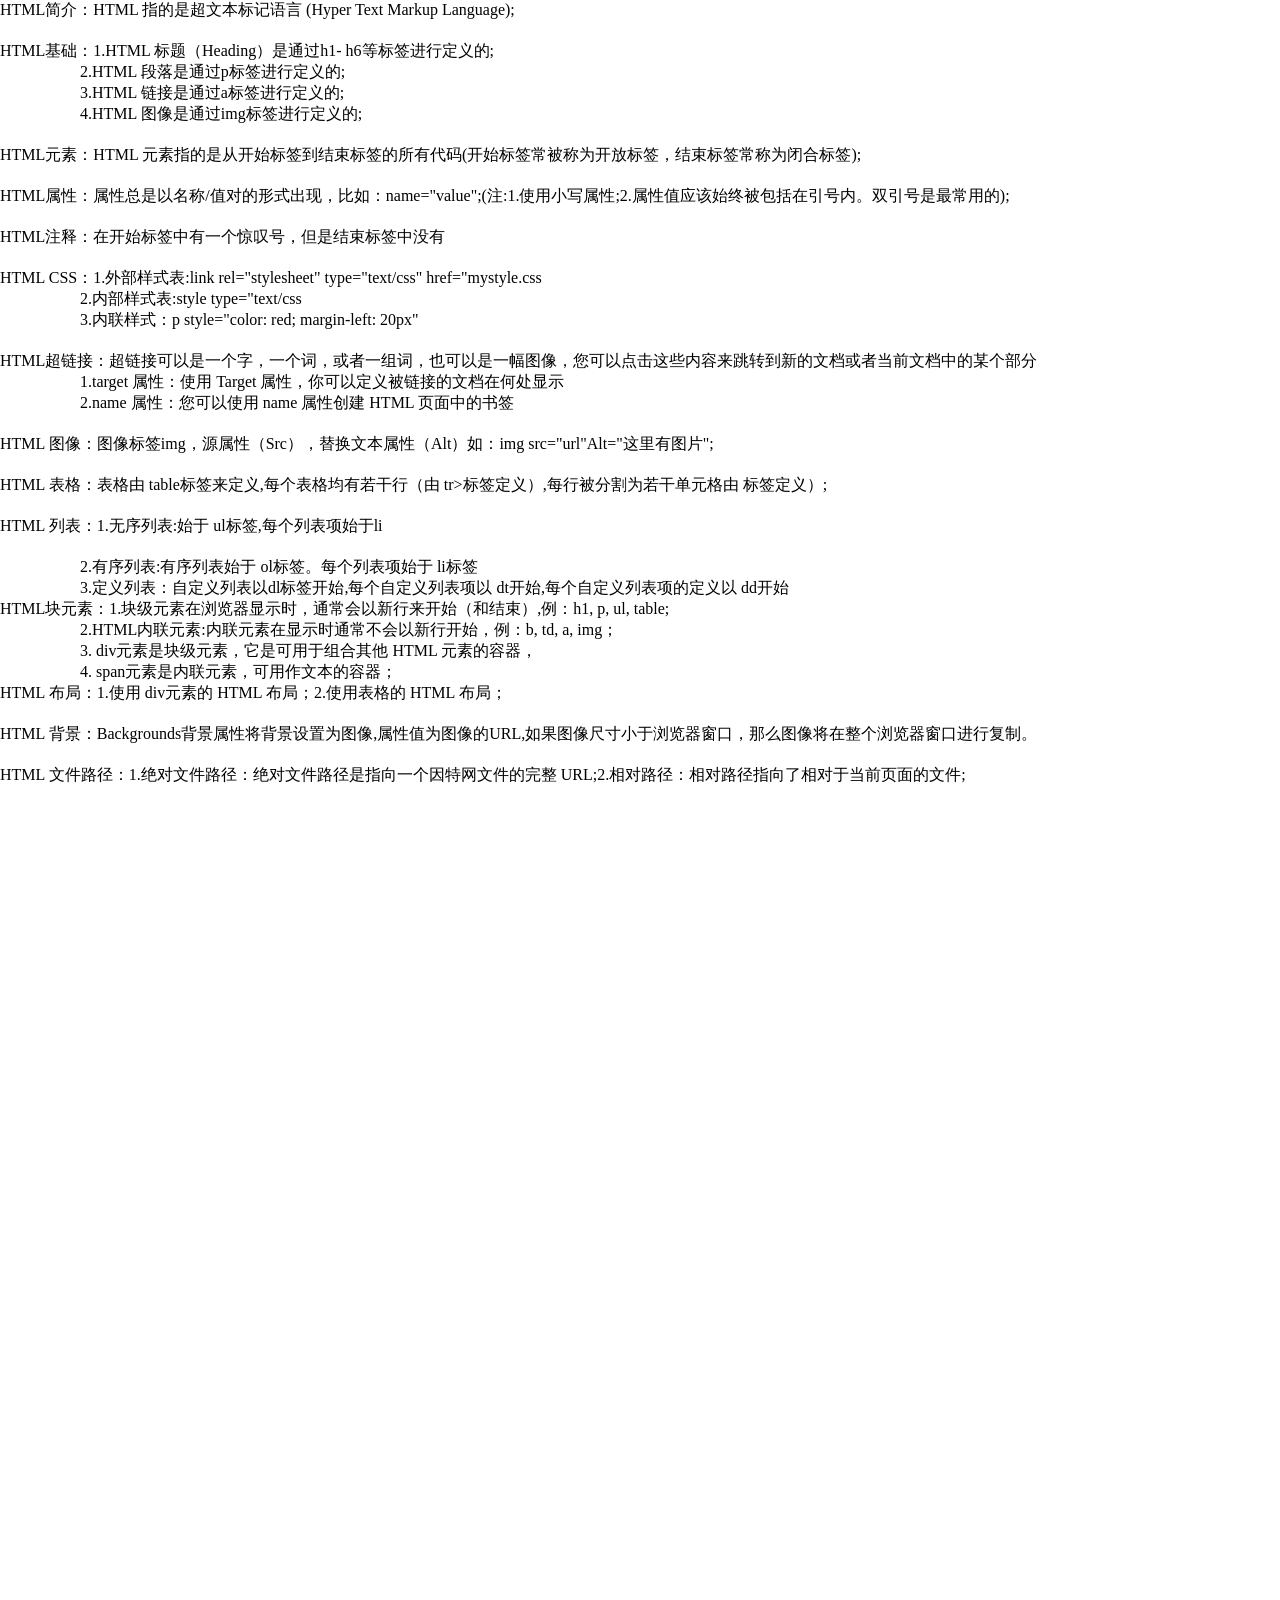
<file: ind.html>
<!DOCTYPE html>
<html lang="en">
<head>
    <meta charset="UTF-8">
    <title>HTML基础</title>
    <style type="text/css">
        *{padding: 0;
           margin: 0}
        #main{
            margin-left: auto;
            margin-right: auto;
            width:1920px;
            height:3050px;
        }
        span{padding-bottom:20px;}
        .top{padding-bottom: 20px;}
    </style>

</head>
<body>
<div id="main">
<div class="top">HTML简介：HTML 指的是超文本标记语言 (Hyper Text Markup Language);<br/></div>
<div class="top">HTML基础：1.HTML 标题（Heading）是通过h1- h6等标签进行定义的;<br/>
  &nbsp;&nbsp;&nbsp;&nbsp;&nbsp;&nbsp;&nbsp;&nbsp;&nbsp;&nbsp;&nbsp;&nbsp;&nbsp;&nbsp;&nbsp;&nbsp;&nbsp;&nbsp;&nbsp;
    2.HTML 段落是通过p标签进行定义的;<br/>
    &nbsp;&nbsp;&nbsp;&nbsp;&nbsp;&nbsp;&nbsp;&nbsp;&nbsp;&nbsp;&nbsp;&nbsp;&nbsp;&nbsp;&nbsp;&nbsp;&nbsp;&nbsp;&nbsp;
    3.HTML 链接是通过a标签进行定义的;<br/>
   &nbsp;&nbsp;&nbsp;&nbsp;&nbsp;&nbsp;&nbsp;&nbsp;&nbsp;&nbsp;&nbsp;&nbsp;&nbsp;&nbsp;&nbsp;&nbsp;&nbsp;&nbsp;&nbsp;
     4.HTML 图像是通过img标签进行定义的;<br/></div>
    <div class="top">HTML元素：HTML 元素指的是从开始标签到结束标签的所有代码(开始标签常被称为开放标签，结束标签常称为闭合标签);<br/></div>
        <div class="top">HTML属性：属性总是以名称/值对的形式出现，比如：name="value";(注:1.使用小写属性;2.属性值应该始终被包括在引号内。双引号是最常用的);<br/></div>
            <div class="top">HTML注释：在开始标签中有一个惊叹号，但是结束标签中没有<br/></div>
                <div class="top">HTML CSS：1.外部样式表:link rel="stylesheet" type="text/css" href="mystyle.css<br/>
    &nbsp;&nbsp;&nbsp;&nbsp;&nbsp;&nbsp;&nbsp;&nbsp;&nbsp;&nbsp;&nbsp;&nbsp;&nbsp;&nbsp;&nbsp;&nbsp;&nbsp;&nbsp;&nbsp;
    2.内部样式表:style type="text/css<br/>
    &nbsp;&nbsp;&nbsp;&nbsp;&nbsp;&nbsp;&nbsp;&nbsp;&nbsp;&nbsp;&nbsp;&nbsp;&nbsp;&nbsp;&nbsp;&nbsp;&nbsp;&nbsp;&nbsp;
    3.内联样式：p style="color: red; margin-left: 20px"<br/></div>
                    <div class="top">HTML超链接：超链接可以是一个字，一个词，或者一组词，也可以是一幅图像，您可以点击这些内容来跳转到新的文档或者当前文档中的某个部分<br/>
    &nbsp;&nbsp;&nbsp;&nbsp;&nbsp;&nbsp;&nbsp;&nbsp;&nbsp;&nbsp;&nbsp;&nbsp;&nbsp;&nbsp;&nbsp;&nbsp;&nbsp;&nbsp;&nbsp;
    1.target 属性：使用 Target 属性，你可以定义被链接的文档在何处显示<br/>
    &nbsp;&nbsp;&nbsp;&nbsp;&nbsp;&nbsp;&nbsp;&nbsp;&nbsp;&nbsp;&nbsp;&nbsp;&nbsp;&nbsp;&nbsp;&nbsp;&nbsp;&nbsp;&nbsp;
    2.name 属性：您可以使用 name 属性创建 HTML 页面中的书签<br/></div>
                        <div class="top">HTML 图像：图像标签img，源属性（Src），替换文本属性（Alt）如：img src="url"Alt="这里有图片";<br/></div>
                            <div class="top">HTML 表格：表格由 table标签来定义,每个表格均有若干行（由 tr>标签定义）,每行被分割为若干单元格由 <td>标签定义）;<br/></div>
                                <div class="top">HTML 列表：1.无序列表:始于 ul标签,每个列表项始于li<br/></div>
    &nbsp;&nbsp;&nbsp;&nbsp;&nbsp;&nbsp;&nbsp;&nbsp;&nbsp;&nbsp;&nbsp;&nbsp;&nbsp;&nbsp;&nbsp;&nbsp;&nbsp;&nbsp;&nbsp;
    2.有序列表:有序列表始于 ol标签。每个列表项始于 li标签<br/>
    &nbsp;&nbsp;&nbsp;&nbsp;&nbsp;&nbsp;&nbsp;&nbsp;&nbsp;&nbsp;&nbsp;&nbsp;&nbsp;&nbsp;&nbsp;&nbsp;&nbsp;&nbsp;&nbsp;
    3.定义列表：自定义列表以dl标签开始,每个自定义列表项以 dt开始,每个自定义列表项的定义以 dd开始<br/>
    HTML块元素：1.块级元素在浏览器显示时，通常会以新行来开始（和结束）,例：h1, p, ul, table;<br/>
    &nbsp;&nbsp;&nbsp;&nbsp;&nbsp;&nbsp;&nbsp;&nbsp;&nbsp;&nbsp;&nbsp;&nbsp;&nbsp;&nbsp;&nbsp;&nbsp;&nbsp;&nbsp;&nbsp;
    2.HTML内联元素:内联元素在显示时通常不会以新行开始，例：b, td, a, img；<br/>
    &nbsp;&nbsp;&nbsp;&nbsp;&nbsp;&nbsp;&nbsp;&nbsp;&nbsp;&nbsp;&nbsp;&nbsp;&nbsp;&nbsp;&nbsp;&nbsp;&nbsp;&nbsp;&nbsp;
   3. div元素是块级元素，它是可用于组合其他 HTML 元素的容器，<br/>
    &nbsp;&nbsp;&nbsp;&nbsp;&nbsp;&nbsp;&nbsp;&nbsp;&nbsp;&nbsp;&nbsp;&nbsp;&nbsp;&nbsp;&nbsp;&nbsp;&nbsp;&nbsp;&nbsp;
   4. span元素是内联元素，可用作文本的容器；<br/>
                                    <div class="top">HTML 布局：1.使用 div元素的 HTML 布局；2.使用表格的 HTML 布局；<br/></div>
                                        <div class="top">HTML 背景：Backgrounds背景属性将背景设置为图像,属性值为图像的URL,如果图像尺寸小于浏览器窗口，那么图像将在整个浏览器窗口进行复制。<br/></div>
                                            <div class="top">HTML 文件路径：1.绝对文件路径：绝对文件路径是指向一个因特网文件的完整 URL;2.相对路径：相对路径指向了相对于当前页面的文件;<br/></div>

</div>

</body>
</html>
</file>
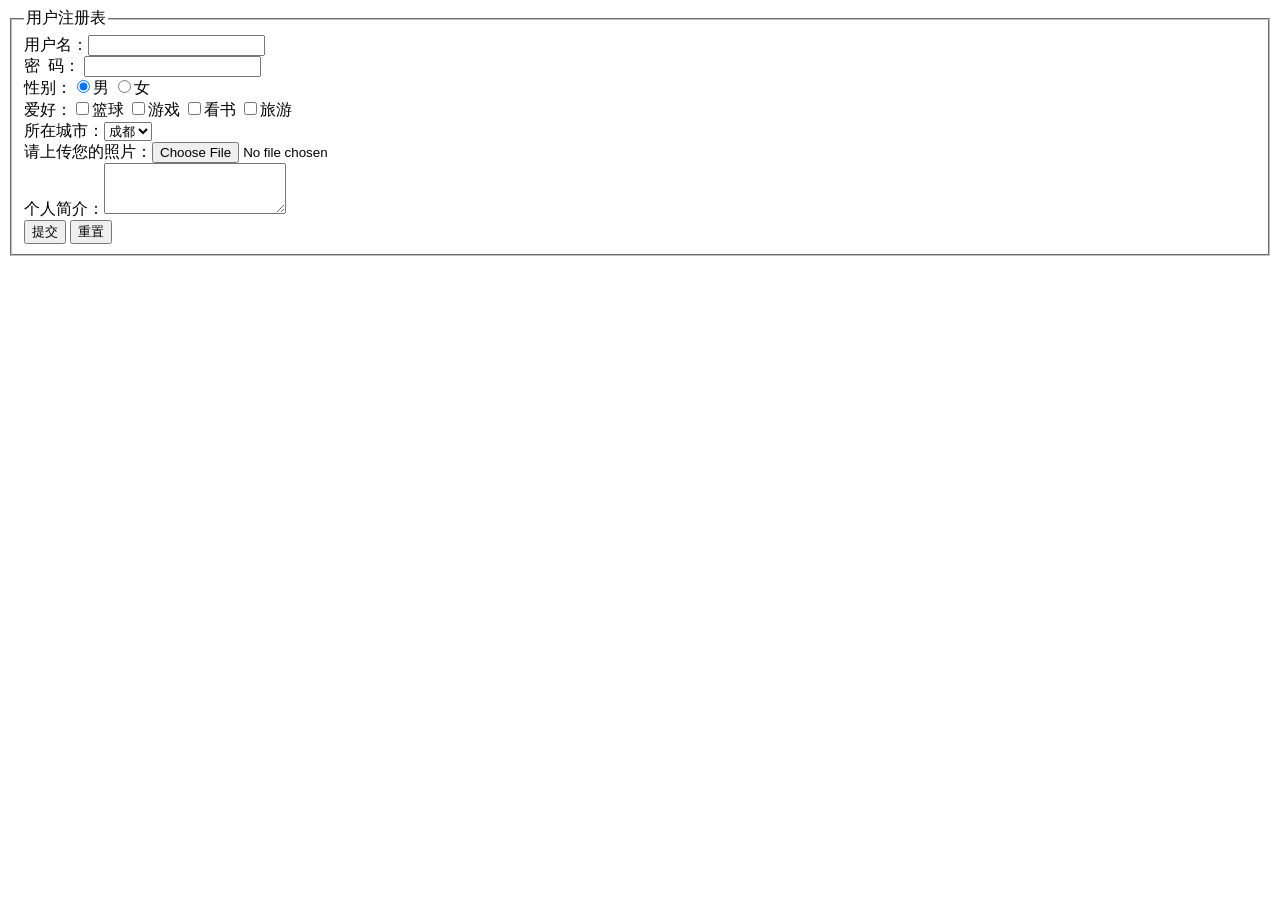
<file: ind2.html>
<html>
<head>
<title>表单</title>
</head>
<body>
<form method="get" action=“”>
<fieldset>
<legend>用户注册表</legend>
用户名：<input type="text" name="youname"><br/>
密 &nbsp;码：&nbsp;<input type="password" name="youpassword"><br/>
性别：<input type="radio" name="sex" value="male" checked="checked">男&nbsp;<input type="radio" name="sex" value="female">女<br/>
爱好：<input type="checkbox" name="like" value="ball">篮球
       <input type="checkbox" name="like" value="game">游戏
	   <input type="checkbox" name="like" value="book">看书
	   <input type="checkbox" name="like" value="lvyou">旅游<br/>
所在城市：<select name=“crit”>
            <option>成都</option>
			<option>北京</option>
			<option>上海</option>
			<option>深圳</option>
			</select><br/>
请上传您的照片：<input type="file" name="touxiang"><br/>
个人简介：<textarea name="jianjie" cols="20" rows="3"></textarea><br/>
	    <input type="submit"  value="提交">
	    <input type="reset"  value="重置">
</fieldset>
</form>
</body>
</html>
</file>
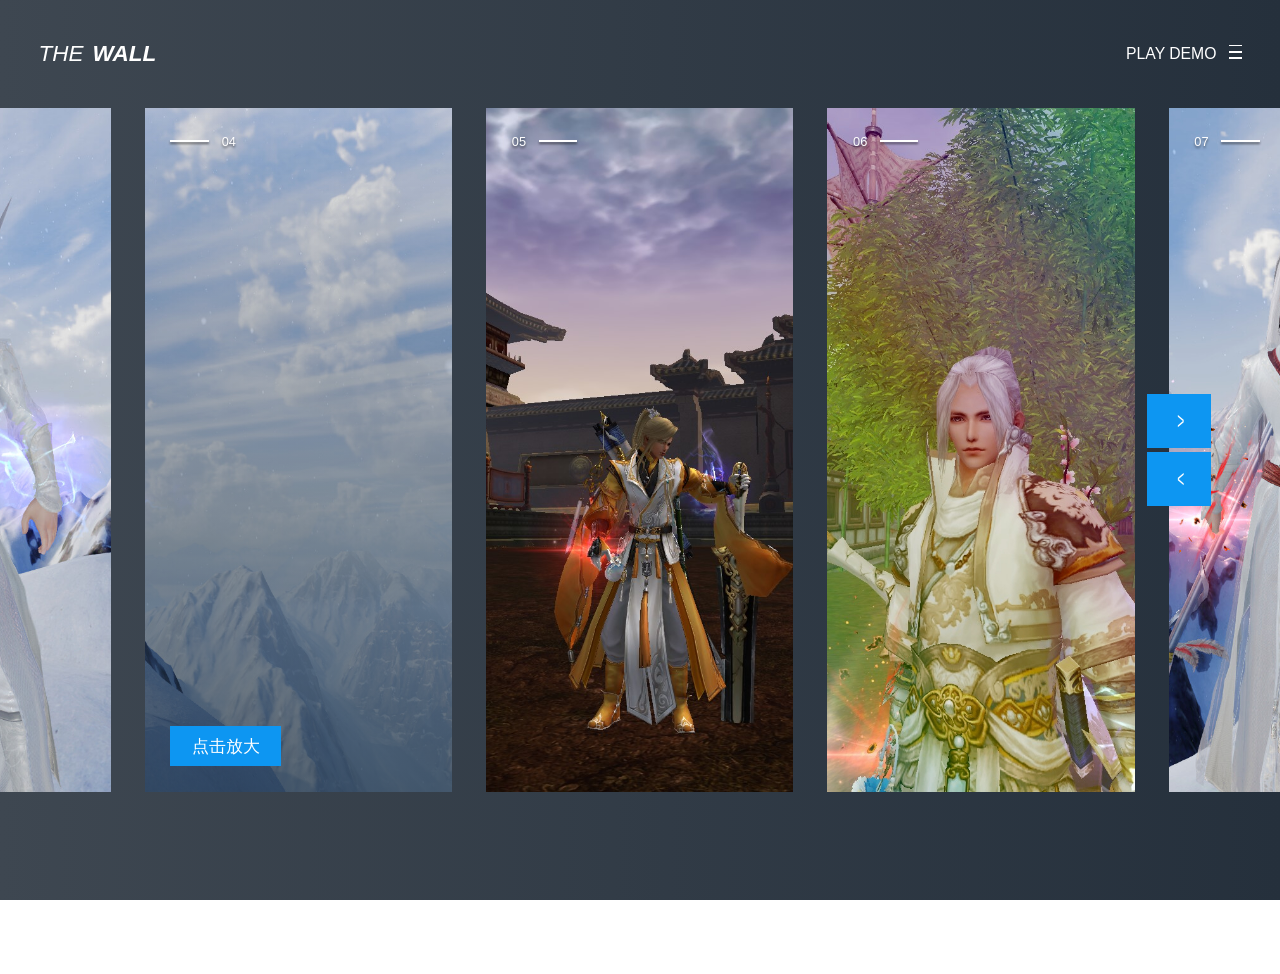
<file: inde.html>
﻿<!doctype html>
<html>
<head>
<meta charset="utf-8">
<title>剑网三</title>

<link type="text/css" href="css/style.css" rel="stylesheet" />

</head>
<body>

<script src="js/polyfill.min.js"></script>

<div id="hero-slides">

  <div id="header">
    <div id="logo"></div>
    <div id="menu">
      <div id="hamburger">
        <div class="slice"></div>
        <div class="slice"></div>
        <div class="slice"></div>
      </div>
    </div>
  </div>
  
  <div id="slides-cont">
    <div class="button" id="next"></div>
    <div class="button" id="prev"></div>
    <div id="slides">
      <div class="slide" style="background-image: url(img/1.jpg);">
        <div class="number">01</div>
        <div class="body">
            <div class="link">点击放大</div></a>
        </div>
      </div>
      <div class="slide" style="background-image: url(img/2.jpg);">
        <div class="number">02</div>
        <div class="body">
            <div class="link">点击放大</div></a>
        </div>
      </div>
      <div class="slide" style="background-image: url(img/3.jpg);">
        <div class="number">03</div>
        <div class="body">
            <div class="link">点击放大</div></a>
        </div>
      </div>
      <div class="slide" style="background-image: url(img/4.jpg);">
        <div class="number">04</div>
        <div class="body">
            <div class="link">点击放大</div></a>
        </div>
      </div>
      <div class="slide" style="background-image: url(img/5.jpg);">
        <div class="number">05</div>
        <div class="body">
            <div class="link">点击放大</div></a>
        </div>
      </div>
      <div class="slide" style="background-image: url(img/6.jpg);">
        <div class="number">06</div>
        <div class="body">
            <div class="link">点击放大</div></a>
        </div>
      </div>
      <div class="slide" style="background-image: url(img/7.jpg);">
        <div class="number">07</div>
        <div class="body">
            <div class="link">点击放大</div></a>
        </div>
      </div>
      <div class="slide" style="background-image: url(img/8.jpg);">
        <div class="number">08</div>
        <div class="body">
          <div class="link">点击放大</div></a>
        </div>
      </div>
      <div class="slide" style="background-image: url(img/9.jpg);">
        <div class="number">09</div>
        <div class="body">
          <div class="link">点击放大</div></a>
        </div>
      </div>
      <div class="slide" style="background-image: url(img/10.jpg);">
        <div class="number">10</div>
        <div class="body">
          <div class="link">点击放大</div></a>
        </div>
      </div>
    </div>
    <div id="next-catch"></div>
    <div id="prev-catch"></div>
  </div>
  
</div>

<script>
let hero = document.getElementById('hero-slides');
let menu = document.getElementById('menu');
let slides = document.getElementById('slides');
let next = [ 'next', 'next-catch' ].map(n => document.getElementById(n));
let prev = [ 'prev', 'prev-catch' ].map(n => document.getElementById(n));
let slideChildren = slides.children;
let slideCount = slides.children.length;
let currentlyDemoing = false;
let currentPage = 0;
let slidesPerPage = () => window.innerWidth > 1700 ? 4 : window.innerWidth > 1200 ? 3 : 2;
let maxPageCount = () => slideCount / slidesPerPage() - 1;

function goToPage(pageNumber = 0) {
	currentPage = Math.min(maxPageCount(), Math.max(0, pageNumber));
	console.log(currentPage);
	hero.style.setProperty('--page', currentPage);
}

function sleep(time) {
	return new Promise(res => setTimeout(res, time));
}

function hoverSlide(index) {
	index in slideChildren &&
		slideChildren[index].classList.add('hover');
}

function unhoverSlide(index) {
	index in slideChildren &&
		slideChildren[index].classList.remove('hover');
}

async function demo() {
	if(currentlyDemoing) {
		return;
	}
	currentlyDemoing = true;
	if(currentPage !== 0) {
		goToPage(0);
		await sleep(800);
	}
	let slides = slidesPerPage();
	let pageSeq_ = { 2: [ 1, 2, 1 ], 3: [ 1, 2, 1 / 3 ], 4: [ 1, 1, 0 ] };
	let pageSeq = pageSeq_[slides] || pageSeq_[4];
	let slideSeq_ = { 2: [ 2, 4, 3 ], 3: [ 3, 6, 2 ], 4: [ 3, 6, 2 ] };
	let slideSeq = slideSeq_[slides] || slideSeq_[2];
	await sleep(300);
	goToPage(pageSeq[0]);
	await sleep(500);
	hoverSlide(slideSeq[0]);
	await sleep(1200);
	goToPage(pageSeq[1]);
	unhoverSlide(slideSeq[0]);
	await sleep(500);
	hoverSlide(slideSeq[1]);
	await sleep(1200);
	goToPage(pageSeq[2]);
	unhoverSlide(slideSeq[1]);
	await sleep(300);
	hoverSlide(slideSeq[2]);
	await sleep(1600);
	goToPage(0);
	unhoverSlide(slideSeq[2]);
	currentlyDemoing = false;
}

next.forEach(n => n.addEventListener('click', () => !currentlyDemoing && goToPage(currentPage + 1)));
prev.forEach(n => n.addEventListener('click', () => !currentlyDemoing && goToPage(currentPage - 1)));
menu.addEventListener('click', demo);

sleep(100).then(demo);

// window.addEventListener('resize', () => {
	// console.log(document.body.style.getPropertyValue('--slide-per-page'));
// });
</script>

<div style="text-align:center;margin:50px 0; font:normal 14px/24px 'MicroSoft YaHei';">
<p>适用浏览器：360、FireFox、Chrome、Opera、傲游、搜狗、世界之窗. 不支持Safari、IE8及以下浏览器。</p>

</div>
</body>
</html>
</file>
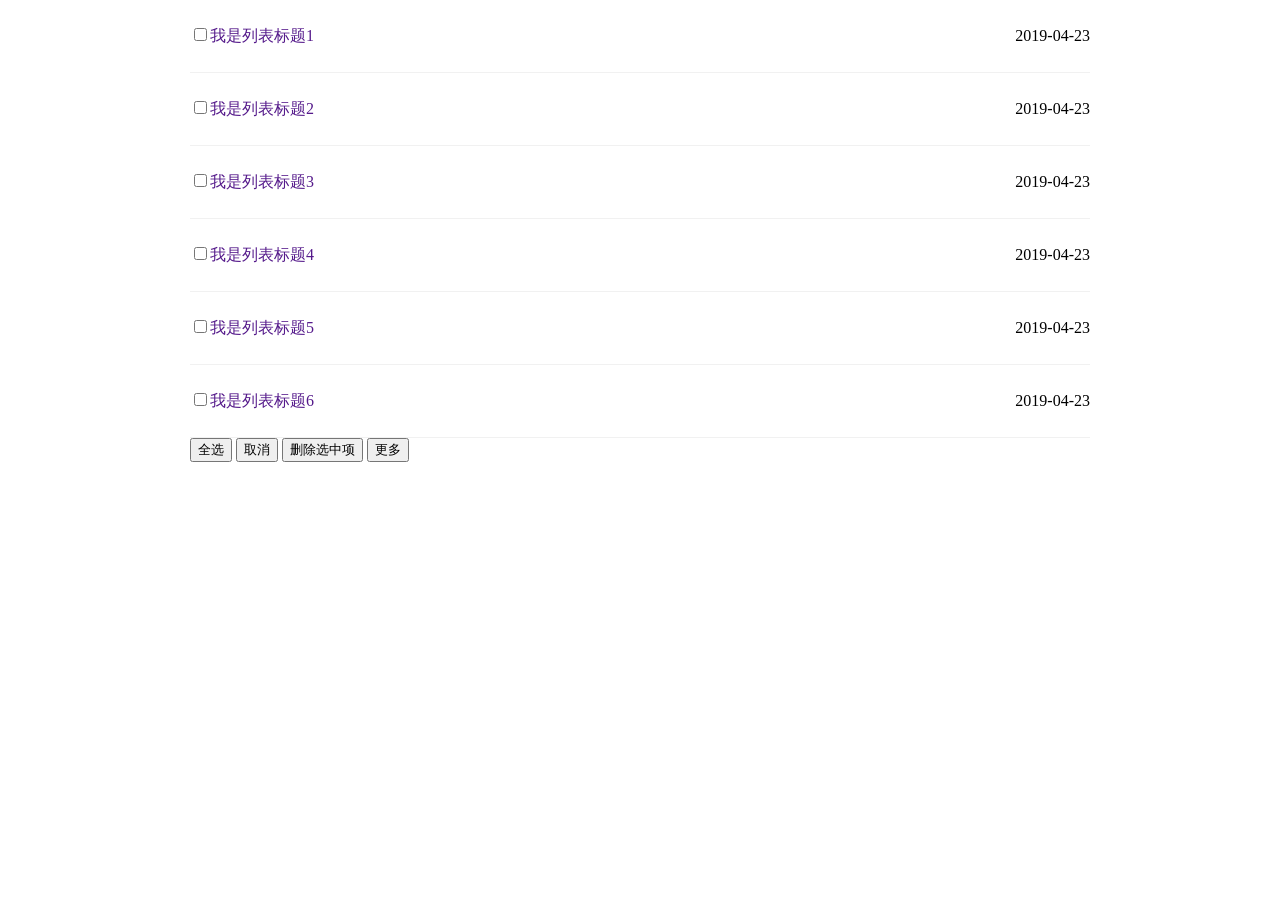
<file: js-list-edit.html>
<!DOCTYPE html>
<html lang="en">

<head>
    <meta charset="UTF-8">
    <meta name="viewport" content="width=device-width, initial-scale=1.0">
    <meta http-equiv="X-UA-Compatible" content="ie=edge">
    <title>liet-edit</title>
    <style>
        html,
        body {
            margin: 0;
            padding: 0;
        }

        a,
        a:link {
            text-decoration: none
        }

        .wrapper {
            width: 900px;
            margin: 0 auto;
        }

        .news {
            width: 100%;
            margin: 0;
            padding: 0;
        }

        .news li {
            display: block;
            position: relative;
            line-height: 2;
            border-bottom: 1px #f1f1f1 solid;
            padding: 20px 0px;
        }

        .news li a.title {
            float: left;
        }

        .news li .time {
            float: right;
            margin-left: 10px;
        }

        .news li .delbtn {
            display: none;
            float: right;
            border-radius: 5px;
            background: #f60;
            color: #fff;
            padding: 0 10px;
        }

        .news li .delbtn:hover {
            background: #f90;
        }
    </style>
</head>

<body>

    <div class="wrapper">
        <ul class="news">
            <li><input type="checkbox" name="newsid" value=""><a href="" name="title">我是列表标题1</a><span
                    class="time">2019-04-23</span><a class="delbtn" href="javascript:;">删除</a></li>
            <li><input type="checkbox" name="newsid" value=""><a href="" name="title">我是列表标题2</a><span
                    class="time">2019-04-23</span><a class="delbtn" href="javascript:;">删除</a></li>
            <li><input type="checkbox" name="newsid" value=""><a href="" name="title">我是列表标题3</a><span
                    class="time">2019-04-23</span><a class="delbtn" href="javascript:;">删除</a></li>
            <li><input type="checkbox" name="newsid" value=""><a href="" name="title">我是列表标题4</a><span
                    class="time">2019-04-23</span><a class="delbtn" href="javascript:;">删除</a></li>
            <li><input type="checkbox" name="newsid" value=""><a href="" name="title">我是列表标题5</a><span
                    class="time">2019-04-23</span><a class="delbtn" href="javascript:;">删除</a></li>
            <li><input type="checkbox" name="newsid" value=""><a href="" name="title">我是列表标题6</a><span
                    class="time">2019-04-23</span><a class="delbtn" href="javascript:;">删除</a></li>
            <!-- <li><input type="checkbox" name="newsid" value=""><a href="" name="title">我是列表标题7</a><span
                        class="time">2019-04-23</span><a class="delbtn" href="javascript:;">删除</a></li> -->

        </ul>
        <button id="batdelbtnquan">全选</button>
        <button id="batdelbtnquanremove">取消</button>
        <button id="batdelbtn">删除选中项</button>
        <button id="nexpag">更多</button>
    </div>
    <script>

        var data = [
            { title: "我是列表标题7", time: "2019-04-24" },
            { title: "我是列表标题8", time: "2019-04-25" },
            { title: "我是列表标题9", time: "2019-04-26" },
            { title: "我是列表标题10", time: "2019-04-27" },
            { title: "我是列表标题11", time: "2019-04-28" },
            { title: "我是列表标题12", time: "2019-04-29" }
        ]

        var list = document.getElementsByClassName("news")[0].getElementsByTagName("li");
        shubiao();

        function shubiao() {
            for (let i = 0; i < list.length; i++) {

                //移除当前节点
                list[i].getElementsByClassName("delbtn")[0].addEventListener("click", function () {
                    this.parentNode.remove();
                })
                //鼠标移入事件
                list[i].addEventListener("mouseover", function () {

                    this.style.borderBottom = "1px #f30 solid";
                    this.getElementsByClassName("delbtn")[0].style.display = "block";
                });
                //鼠标移出事件
                list[i].addEventListener("mouseout", function () {

                    this.style.borderBottom = "1px #f1f1f1 solid";
                    this.getElementsByClassName("delbtn")[0].style.display = "none";
                });
            }
        }
        //删除多选
        document.getElementById("batdelbtn").addEventListener("click", function () {
            var checks = document.getElementsByName("newsid");
            // console.log(i);
            for (let i = checks.length - 1; i >= 0; i--) {
                //   console.log("循环第"+i);
                if (checks[i].checked) {
                    // console.log("第"+i+"个选中");
                    // console.log(checks[i]);
                    checks[i].parentNode.remove();
                }
            }
        });
        //全选
        document.getElementById("batdelbtnquan").addEventListener("click", function () {
            var checkboxs = document.getElementsByTagName("input");
            //    console.log(checkboxs[0].checked);
            for (let i = 0; i < checkboxs.length; i++) {
                checkboxs[i].checked = true;
            }

        })
        //取消选择
        document.getElementById("batdelbtnquanremove").addEventListener("click", function () {
            var removecheckboxs = document.getElementsByTagName("input");
            for (let i = 0; i < removecheckboxs.length; i++) {
                if (removecheckboxs[i].checked) {
                    removecheckboxs[i].checked = false;
                }
            }
        })

        //添加li节点
        document.getElementById("nexpag").addEventListener("click", function () {
            for (let i = 0; i < data.length; i++) {
                //复制节点
                var newnode = list[i].cloneNode(true);
                //新节点赋值
                newnode.children[1].innerHTML = data[i].title;
                newnode.children[2].innerHTML = data[i].time;

                //    console.log(list[i].cloneNode(true));
                document.getElementsByClassName("news")[0].appendChild(newnode);
            }
            shubiao();



        })












//递归拿取所有子节点
// function naqu(){
//     console.log(list);
//     for(let i=0;i<list.length;i++){

//     }
// }



    </script>
</body>

</html>
</file>
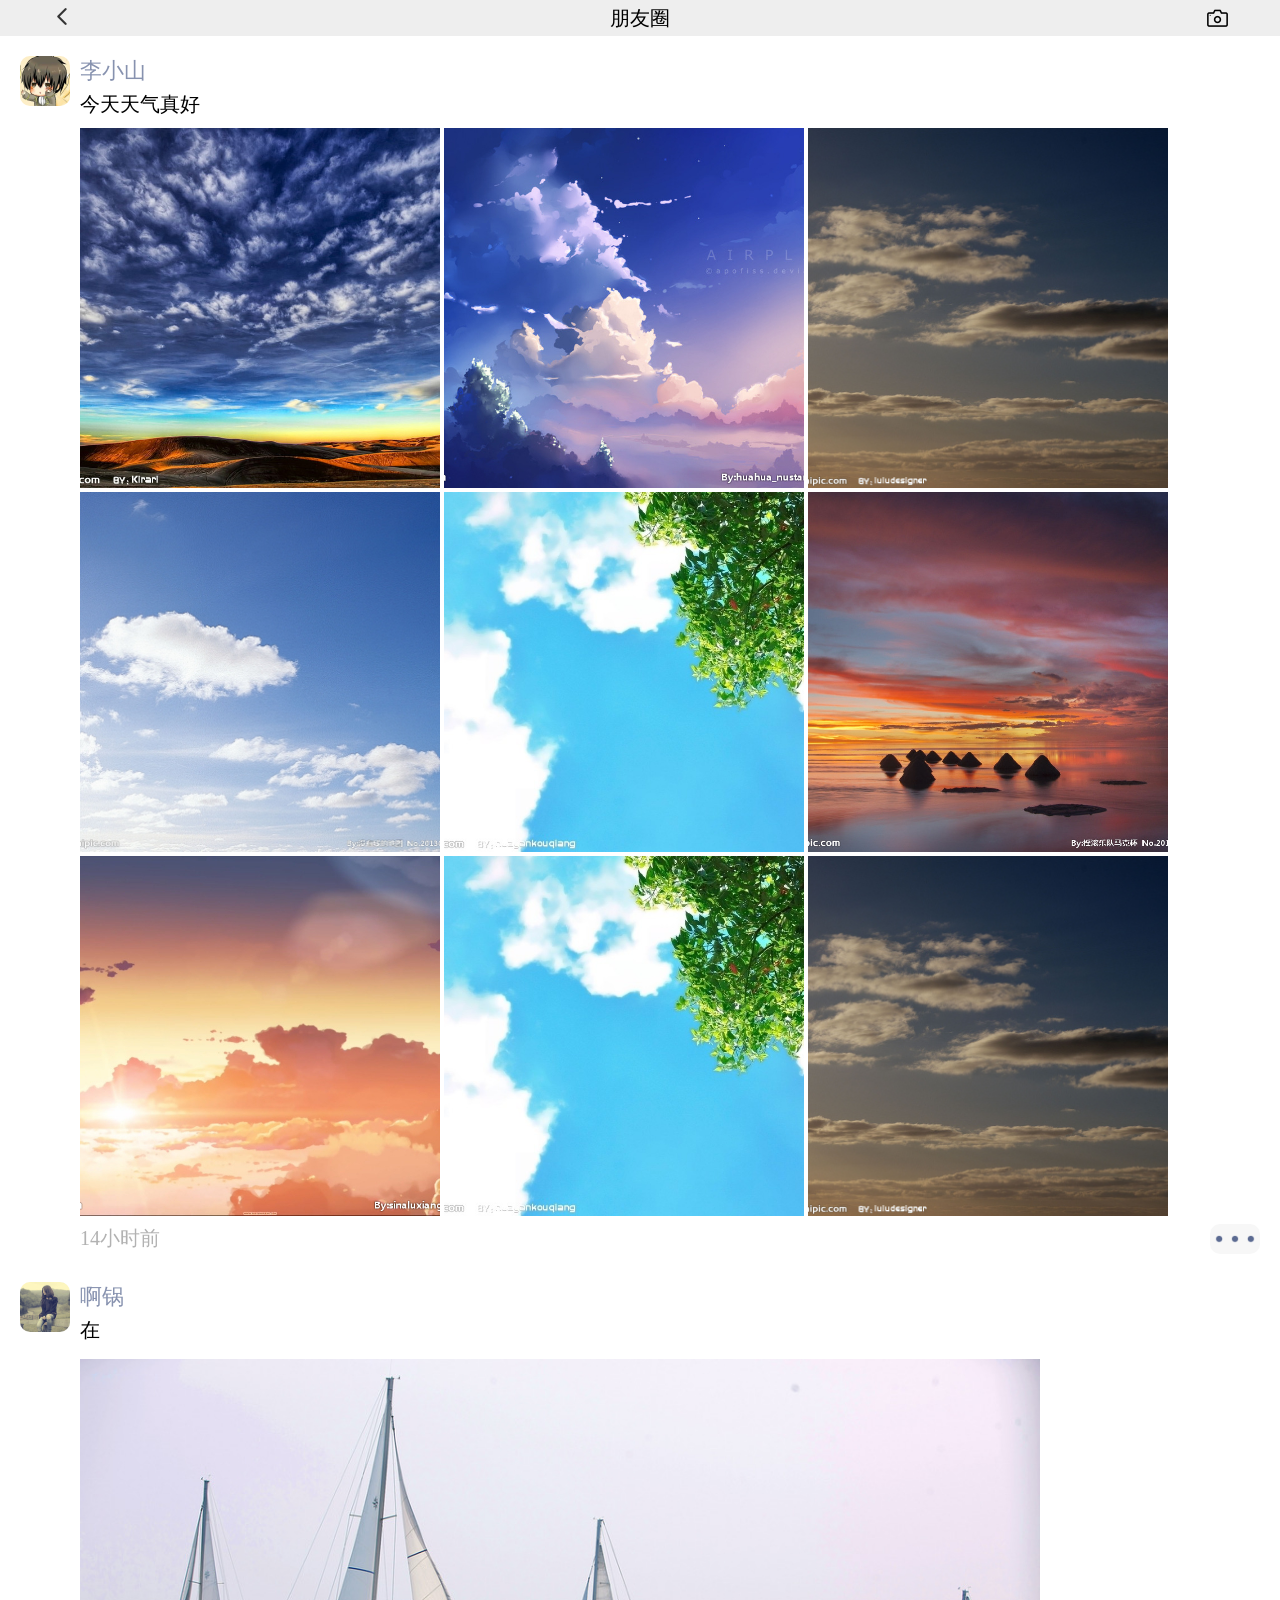
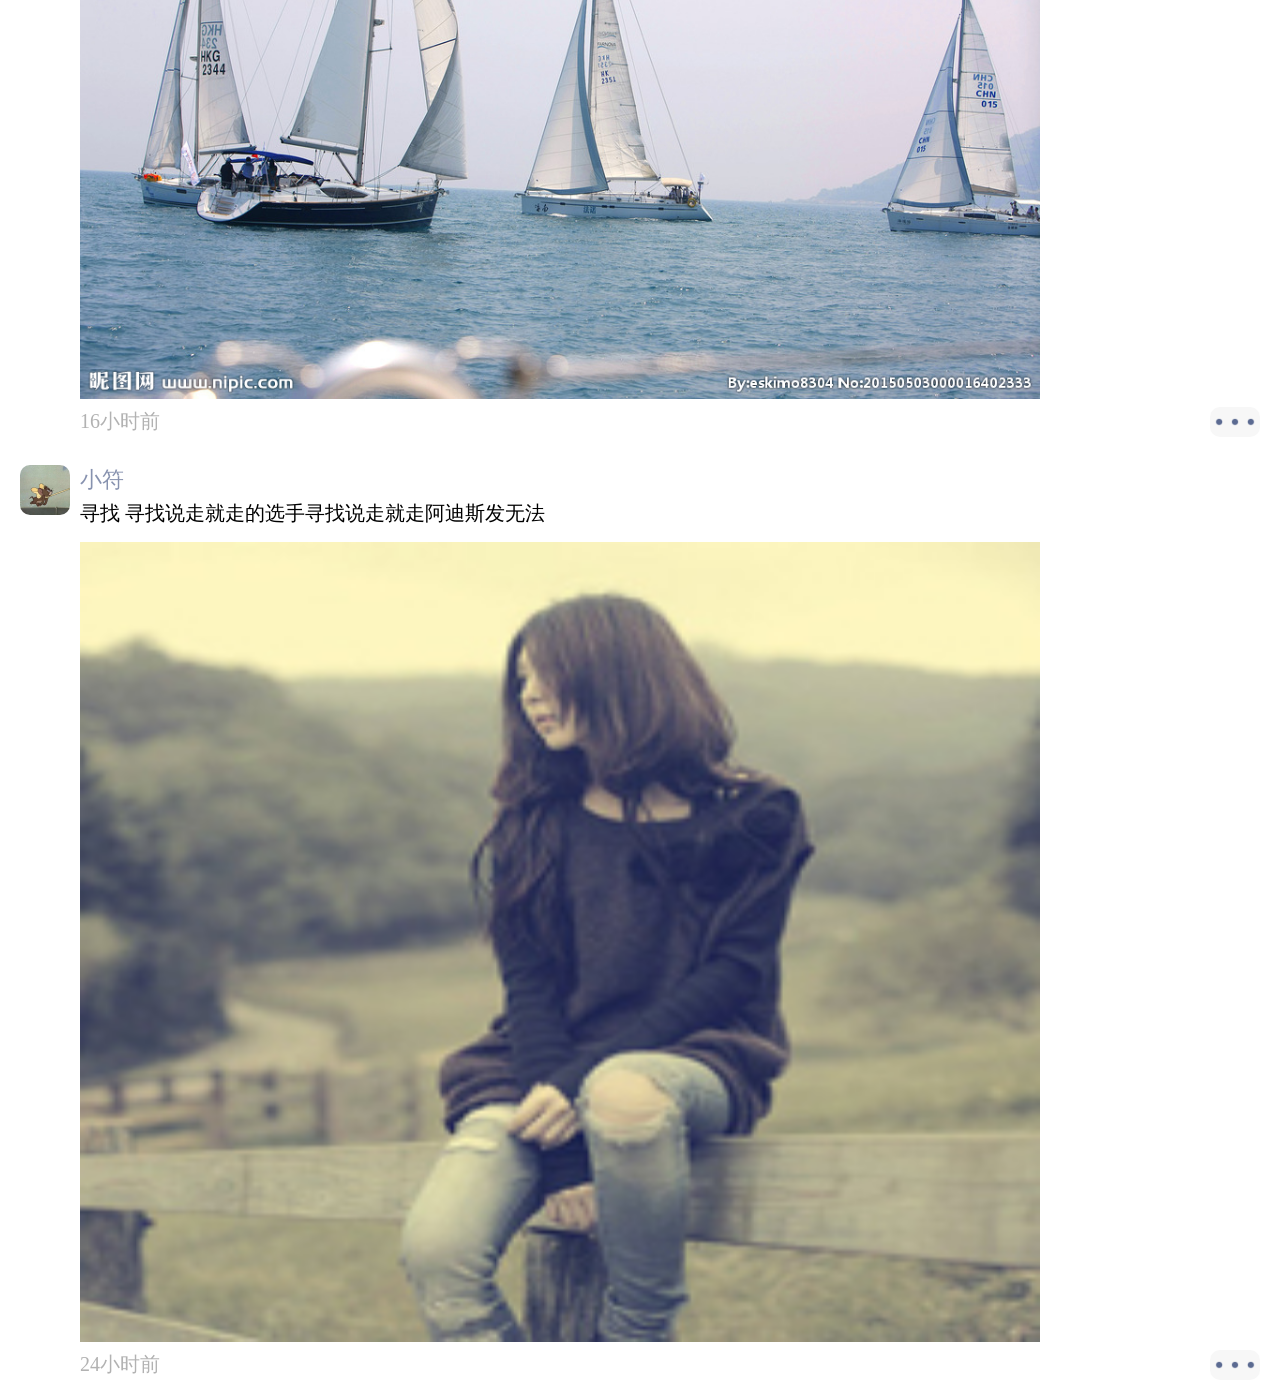
<file: pengyouquan.html>
<!DOCTYPE html>
<html lang="en">

<head>
    <meta charset="UTF-8">
    <meta name="viewport" content="width=device-width, initial-scale=1.0">
    <meta http-equiv="X-UA-Compatible" content="ie=edge">
    <title>朋友圈</title>
    <link rel="stylesheet" type="text/css" href="flex朋友圈css.css">
</head>

<body onload=" linsting() ">
    <!-- <div id="box"> -->

        <div class="fixed">
        <div class="home">
            <div class="home-left">
                <img src="img/fanhui.png">
            </div>
            <div class="home-center">朋友圈</div>
            <div class="home-right">
                <img src="img/xiangji.png">
            </div>
        </div>
    </div>
    <div id="box">
        <div class="centerone">
            <div class="center-left">

                <div class="center-left-img">
                    <img src="img/0J5304295-12.jpg">
                </div>
            </div>
            <div class="center-right">
                <div class="center-right-one">
                    <div class="center-right-one-font">李小山</div>
                </div>
                <div class="center-right-two">
                    <div class="center-right-two-font">
                        今天天气真好


                    </div>
                </div>
                <div class="center-right-thwree">
                    <div class="center-right-thwree-img">
                        <img src="img/ae.jpg">
                        <img src="img/ai.jpg">
                        <img src="img/aq.jpg">
                        <img src="img/au.jpg">
                        <img src="img/aw.jpg">
                        <img src="img/at.jpg">
                        <img src="img/ao.jpg">
                        <img src="img/aw.jpg">
                        <img src="img/aq.jpg">
                    </div>
                </div>
                <div class="center-right-for">
                    <div class="center-right-for-font">14小时前</div>


                    <!-- <div class="center-right-for-img"><img src="img/genduo.png"></div> -->
                    <div class="center-right-for-right">

                        <div class="center-right-for-img-zhan" >
                            <div class="center-right-for-img-zhan-left">
                                <div class="center-right-for-img-zhan-left-img"><img src="img/aixin.png"></div>
                                <div class="center-right-for-img-zhan-left-font" onclick=dainzhan(this)>赞</div>
                            </div>
                            <div class="center-right-for-img-zhan-left">
                                <div class="center-right-for-img-zhan-left-img"><img src="img/aixin.png"></div>
                                <div class="center-right-for-img-zhan-left-font">评论</div>
                            </div>
                        </div>


                        <div class="center-right-for-img" onclick="clickon(this)" > 

                                <img src="img/genduo.png">
                        </div>
                    </div>
                </div>
                <div class="center-right-ferve">

                    <div class="center-right-ferve-yin">
                        <div class="center-right-ferve-left"><img src="img/aixin.png"></div>
                        <div class="center-right-ferve-right">小张</div>
                    </div>
                </div>
            </div>
        </div>
        <div class="center">
            <div class="center-left">

                <div class="center-left-img">
                    <img src="img/11388287d0e56ad7-53b51a5be5b5a2db-8414d8be169c71ddc9fb58f195810327.jpg">
                </div>
            </div>
            <div class="center-right">
                <div class="center-right-one">
                    <div class="center-right-one-font">啊锅</div>
                </div>
                <div class="center-right-two">
                    <div class="center-right-two-font">
                        在

                    </div>
                </div>
                <div class="center-right-thwree">
                    <div class="center-right-thwree-img"><img src="img/chuan_2.jpg"></div>
                </div>
                <div class="center-right-for">
                    <div class="center-right-for-font">16小时前</div>



                    <div class="center-right-for-right">

                        <div class="center-right-for-img-zhan">
                            <div class="center-right-for-img-zhan-left">
                                <div class="center-right-for-img-zhan-left-img"><img src="img/aixin.png"></div>
                                <div class="center-right-for-img-zhan-left-font" onclick=dainzhan(this) >赞</div>
                            </div>
                            <div class="center-right-for-img-zhan-left">
                                <div class="center-right-for-img-zhan-left-img"><img src="img/aixin.png"></div>
                                <div class="center-right-for-img-zhan-left-font">评论</div>
                            </div>
                        </div>
                        <div class="center-right-for-img" onclick="clickon(this)">
                            <img src="img/genduo.png"></div>
                    </div>
                </div>

                <div class="center-right-ferve">
                    <div class="center-right-ferve-yin">
                        <div class="center-right-ferve-left"><img src="img/aixin.png"></div>
                        <div class="center-right-ferve-right">小张</div>
                    </div>
                </div>
            </div>
        </div>
        <div class="center">
            <div class="center-left">

                <div class="center-left-img"  >
                    <img src="img/TIM图片20190906160556.jpg">
                </div>
            </div>
            <div class="center-right">
                <div class="center-right-one">
                    <div class="center-right-one-font">小符</div>
                </div>
                <div class="center-right-two">
                    <div class="center-right-two-font">
                        寻找
                        寻找说走就走的选手寻找说走就走阿迪斯发无法

                    </div>
                </div>
                <div class="center-right-thwree">
                    <div class="center-right-thwree-img"><img
                            src="img/11388287d0e56ad7-53b51a5be5b5a2db-8414d8be169c71ddc9fb58f195810327.jpg"></div>
                </div>
                <div class="center-right-for">
                    <div class="center-right-for-font">24小时前</div>
                    <!-- <div class="center-right-for-img"><img src="img/genduo.png"></div> -->
                    <div class="center-right-for-right">
                        <div class="center-right-for-img-zhan">
                            <div class="center-right-for-img-zhan-left">
                                <div class="center-right-for-img-zhan-left-img"><img src="img/aixin.png"></div>
                                <div class="center-right-for-img-zhan-left-font" onclick=dainzhan(this)>赞</div>
                            </div>
                            <div class="center-right-for-img-zhan-left">
                                <div class="center-right-for-img-zhan-left-img"><img src="img/aixin.png"></div>
                                <div class="center-right-for-img-zhan-left-font">评论</div>
                            </div>
                        </div>

                        <div class="center-right-for-img"  onclick="clickon(this)">
                            <img src="img/genduo.png"></div>
                    </div>
                </div>
                <div class="center-right-ferve">
                    <div class="center-right-ferve-yin">
                        <div class="center-right-ferve-left"><img src="img/aixin.png"></div>
                        <div class="center-right-ferve-right">小张</div>
                    </div>
                </div>
            </div>
        </div>
    </div>
    <script src="flexJS.js"></script>
</body>
</html>
</file>
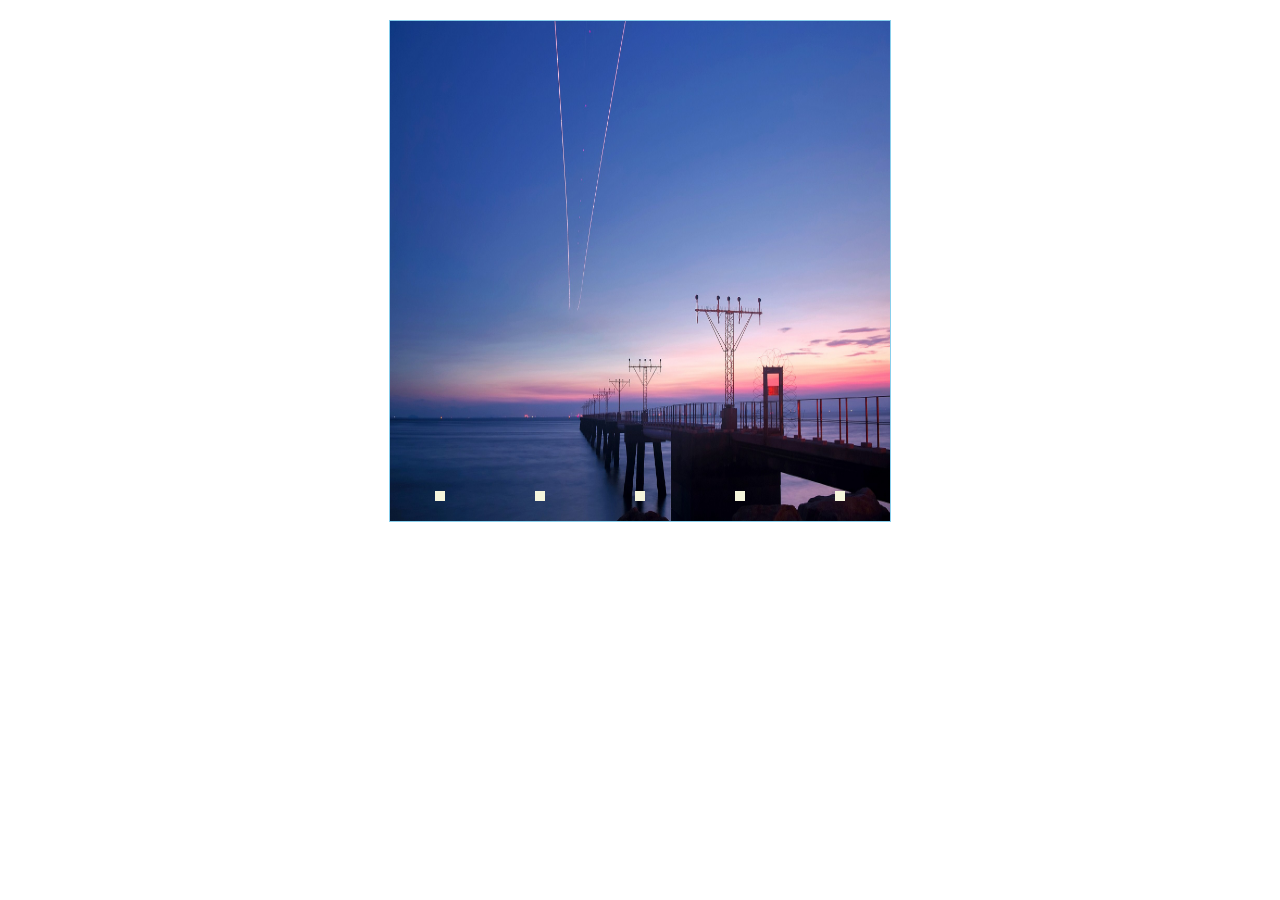
<file: rotation.html>
<!DOCTYPE html>
<html lang="en">

<head>
    <meta charset="UTF-8">
    <meta name="viewport" content="width=device-width, initial-scale=1.0">
    <meta http-equiv="X-UA-Compatible" content="ie=edge">
    <title>rotationchat</title>
    <style type="text/css">
        * {
            padding: 0;
            margin: 0;
        }

        .box {
            width: 500px;
            height: 500px;
            margin: 20px auto;
            border: 1px skyblue solid;
            overflow: hidden;
            position: relative;
        }

        .chat {
            width: 500px;
            height: 500px;
            margin: auto;
        }

        #box2 {
            width: 500px;
            position: relative;
            transition: top 2s;
            top: 0;
        }

        .chat img {
            width: 100%;
            height: 100%;
        }

        .chebox {
            width: 500px;
            height: 10px;
            position: absolute;
            top: 470px;
            /* background: aquamarine; */
            /* flex布局 */
            display: flex;
            align-items: center;
            /* 两端对齐 */
            justify-content: space-around;
        }

        .checkeds {
            width: 10px;
            height: 10px;
            background: beige;

        }
    </style>
</head>

<body>
    <div class="box">
        <div id="box2">
            <div class="chat"> <img src="img/chat1.jpg"></div>
            <div class="chat"> <img src="img/chat2.jpg"></div>
            <div class="chat"> <img src="img/chat3.jpg"></div>
            <div class="chat"> <img src="img/chat4.jpg"></div>
            <div class="chat"> <img src="img/chat5.jpg"></div>
        </div>
        <div class="chebox">
            <a href="#">
                <div class="checkeds"></div>
            </a>
            <a href="#">
                <div class="checkeds"></div>
            </a>
            <a href="#">
                <div class="checkeds"></div>
            </a>
            <a href="#">
                <div class="checkeds"></div>
            </a>
            <a href="#">
                <div class="checkeds"></div>
            </a>

        </div>
    </div>
</body>
<script>

    //定时事件
    console.log("执行定时事件");
    var times = setInterval(yidong, 3000);


    //轮播图片
    var num = 0;
    function yidong() {
        if (num > -2000) {
            num = num - 500;
            console.log(num);
            document.getElementById("box2").style.top = num + "px";
        }
        else {
            num = 0;
            document.getElementById("box2").style.top = num + "px";
        }
    }
   //拿取按钮
    var che = document.getElementsByClassName("checkeds");

    //鼠标移入
    for (let i = 0; i < che.length; i++) {
        che[i].addEventListener("mouseover", function () {
            console.log("停止");
            //停止事件
            clearInterval(times);
            //转到第i个图片
            // num=-500*i;
            // document.getElementById("box2").style.top = num + "px";
        })
    }

    //鼠标移出
    for (let i = 0; i < che.length; i++) {
        che[i].addEventListener("mouseout", function () {
            console.log("继续");
            //继续事件
            times= setInterval(yidong, 3000);
        })
    }
    //鼠标点击
    for (let i = 0; i < che.length; i++) {
        che[i].addEventListener("click", function () {
            console.log(i);
            
            clearInterval(times);
            num=-500*i;
            document.getElementById("box2").style.top = num + "px";
            
        })
    }
</script>

</html>
</file>
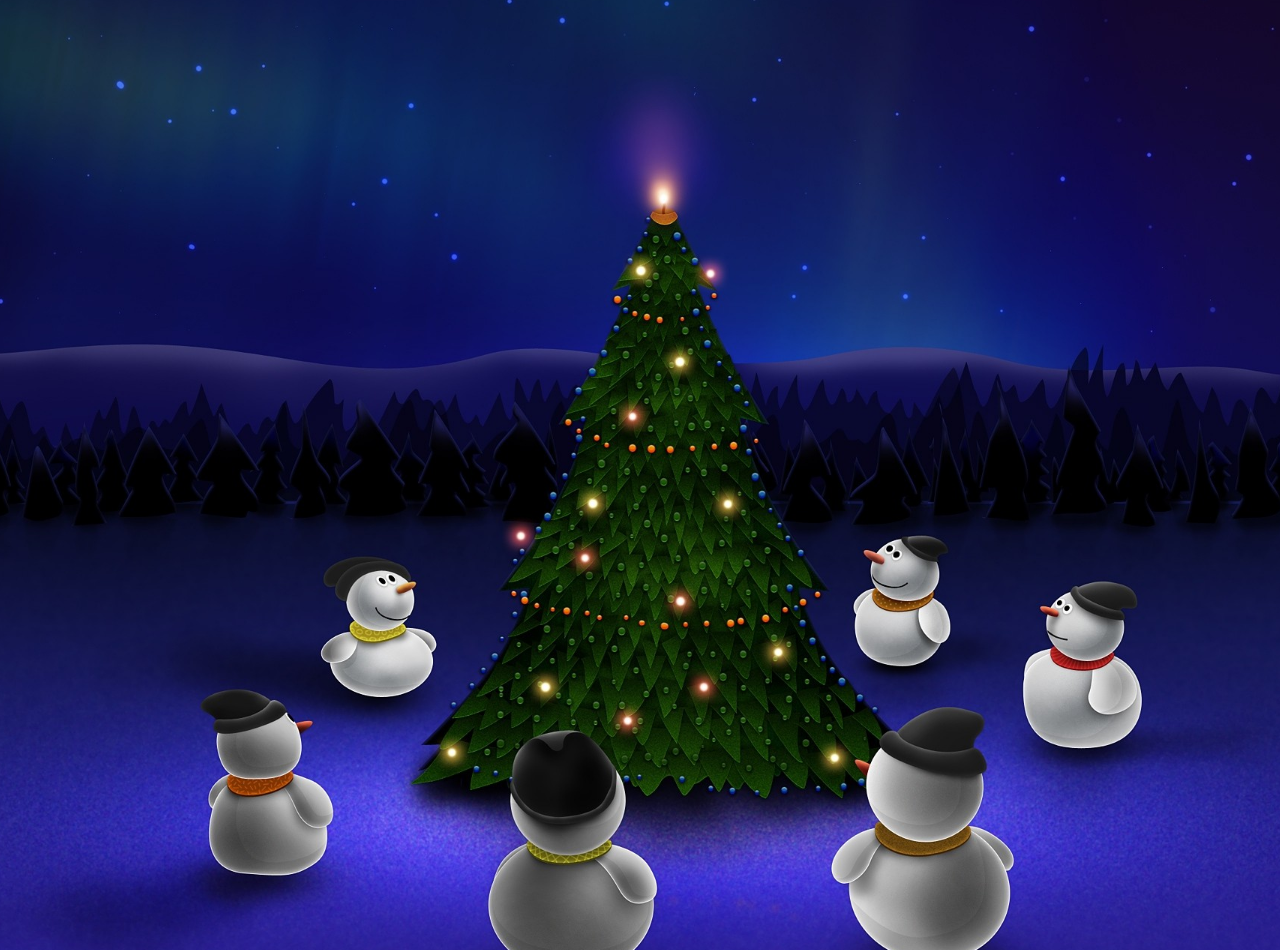
<file: shengdan.html>
<!DOCTYPE html>
<html lang="en">

<head>
    <meta charset="UTF-8">
    <meta name="viewport" content="width=device-width, initial-scale=1.0">
    <meta http-equiv="X-UA-Compatible" content="ie=edge">
    <title>圣诞</title>
    <script src="//at.alicdn.com/t/font_1490394_1vb6zfq9qmc.js"></script>
    <style>
        * {
            padding: 0;
            margin: 0;
        }

        .icon {
            width: 1em;
            height: 1em;
            vertical-align: -0.15em;
            fill: currentColor;
            overflow: hidden;
        }

        .box {
            width: 100%;
            height: 950px;
            background: url("../img/back.jpg") center center;
            background-size: 1920px auto;
            position: relative;
            overflow: hidden;
        }

        .xuehua1 {
            animation: rotate 10s linear infinite;
        }

        .maozi,
        .christmasTree,
        .shengdanrencai,
        .wazi {
            width: 1.5em;
            height: 1.5em;
            animation: rotate 10s linear infinite;
        }



        .icon-box {
            display: inline-block;
            animation: down 20s linear infinite;
            position: absolute;
            left: 200px;
            top: -10px;
        }

        @keyframes down {
            0% {
                transform: translateY(0);
            }

            100% {
                transform: translateY(1000px);
            }
        }

        @keyframes rotate {
            0% {
                transform: rotateZ(0);
            }

            100% {
                transform: rotateZ(720deg);
            }
        }
    </style>
</head>

<body>
    <section class="box" id="boxs">

        <!-- <div class="icon-box">
            <svg class="icon xuehua1" aria-hidden="true">
                <use xlink:href="#icon-xuehuayuanjiao"></use>
            </svg>
        </div>
        <div class="icon-box">
            <svg class="icon maozi" aria-hidden="true">
                <use xlink:href="#icon-icon-test"></use>
            </svg>
        </div>
        <div class="icon-box">
            <svg class="icon christmasTree" aria-hidden="true">
                <use xlink:href="#icon-ChristmasTree"></use>
            </svg>
        </div>

        <div class="icon-box">
            <svg class="icon shengdanrencai" aria-hidden="true">
                <use xlink:href="#icon-shengdan-rencai"></use>
            </svg>
        </div>
        <div class="icon-box">
            <svg class="icon wazi" aria-hidden="true">
                <use xlink:href="#icon-icon-test1"></use>
            </svg>
        </div> -->
    </section>

    <script>
        function getRndInteger(min, max) {
            return Math.floor(Math.random() * (max - min + 1)) + min;
        }
        var num = 100;
        for (let i = 0; i < num; i++) {
            var establish = document.createElement("div");

            if(i%2==0){
                console.log(i+"maoz")
                establish.innerHTML="<svg class="+'"icon xuehua1"' +" aria-hidden="+"true>"+
                "<use xlink:href="+"#icon-xuehuayuanjiao></use>"+"</svg>";
             
                }
                else if(i%3==0){
                    establish.innerHTML="<svg class="+'"icon christmasTree"' +" aria-hidden="+"true>"+
                "<use xlink:href="+"#icon-ChristmasTree></use>"+"</svg>";
                }
                else if(i%5==0){
                    establish.innerHTML="<svg class="+'"icon shengdanrencai"' +" aria-hidden="+"true>"+
                "<use xlink:href="+"#icon-shengdan-rencai></use>"+"</svg>";
                }
                else if(i%7==0){
                    establish.innerHTML="<svg class="+'"icon wazi"' +" aria-hidden="+"true>"+
                "<use xlink:href="+"#icon-icon-test1></use>"+"</svg>";
                }

                else{
                    establish.innerHTML="<svg class="+'"icon maozi"' +" aria-hidden="+"true>"+
                "<use xlink:href="+"#icon-icon-test></use>"+"</svg>";
                }




            establish.className="icon-box";
            establish.style.top=-20+"px";
            establish.style.left =getRndInteger(0,1920)+"px";
            establish.style.animation="down "+getRndInteger(10,20)+"s"+" linear infinite "+getRndInteger(3,5)+"s";
            document.getElementById("boxs").appendChild(establish);
            //

           
        }
    </script>
</body>

</html>
</file>
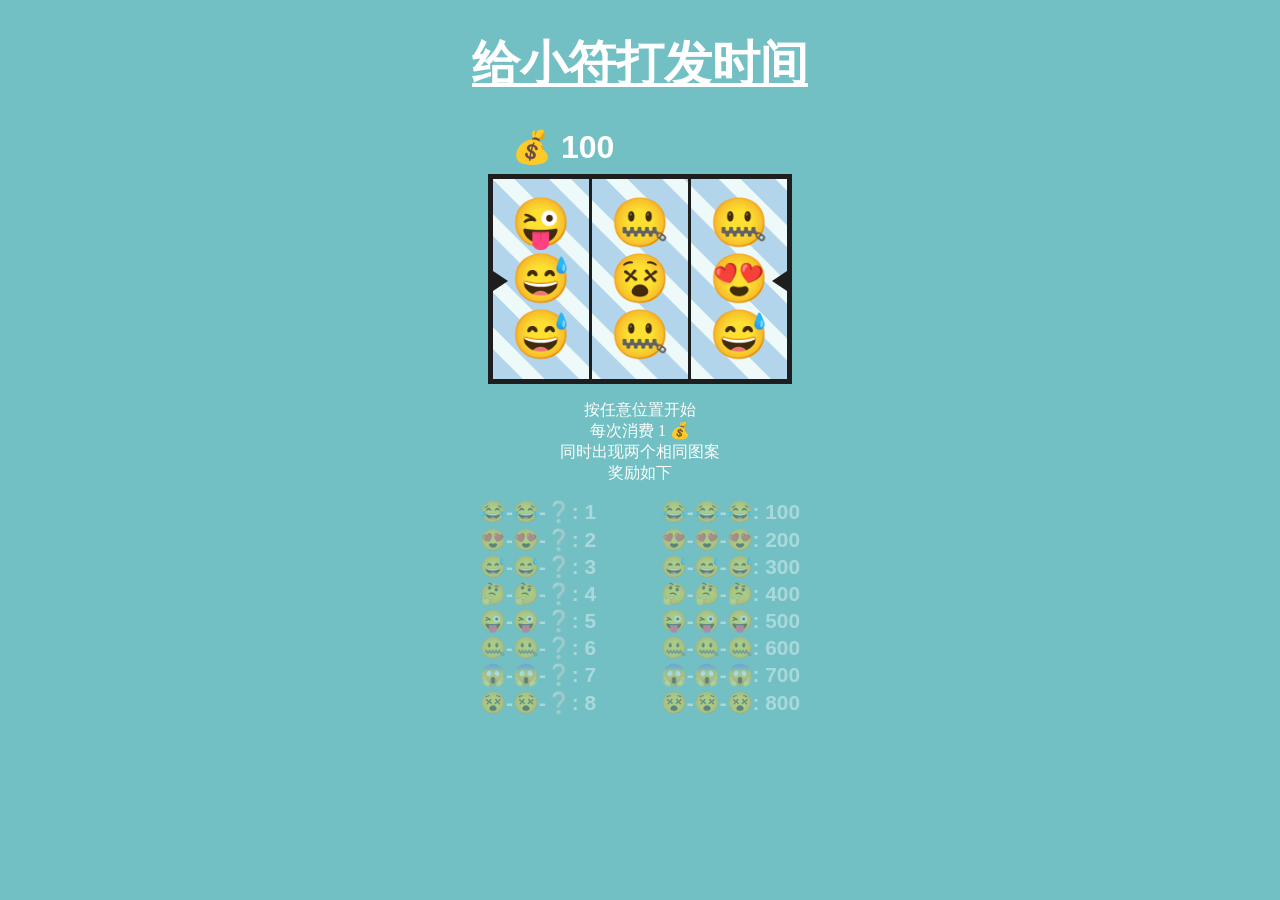
<file: shuiguoji.html>
﻿<!DOCTYPE html>
<html lang="en">
<head>
    <meta charset="UTF-8">
    <title>小符</title>
    <meta name="viewport" content="width=device-width, initial-scale=1">
   

    <link rel="stylesheet" href="shuiguocss.css">

</head>
<body>

    <div class="container" onclick="startSpin()">
        <h1 class="title"> 给小符打发时间 </h1>
        <div class="money-container">
            <div id="money">100</div>
            <div class="changes"> </div>
        </div>
        <div class="play-area">
            <div class="reel-container"></div>
            <div class="reel-container"></div>
            <div class="reel-container"></div>
        </div>
        <div class="info">
            <div class="instructions">
                按任意位置开始<br /> 每次消费 1 💰<br /> 同时出现两个相同图案<br /> 奖励如下
            </div>
            <div class="prize-table">
                <div class="doubles">
                </div>
                <div class="triples">
                </div>
            </div>


            <script src="shuoguojs.js"></script>
        </div>
    </div>
</body>
</html>
</file>
<file: css/style.css>
@charset "utf-8";
@import url("https://fonts.googleapis.com/css?family=Roboto:100,100i,400,900,800i");
body {
  --slides-per-page: 2;
  margin: 0;
  overflow: hidden;
  height: 100vh;
  font-family: 'Roboto Condensed', sans-serif;
  color: white;
}

a {
  text-decoration: none;
  color: inherit;
}

#hero-slides {
  --page: 0;
  height: 100vh;
  background: #25303c;
  background: linear-gradient(90deg, #3e4751 0%, #25303c 100%);
}
#hero-slides #header {
  height: 12vh;
  line-height: 12vh;
  padding: 0 3vw;
  position: relative;
}
#hero-slides #header #logo {
  font-size: 2.5vh;
  font-style: italic;
}
#hero-slides #header #logo:before {
  content: 'The';
  text-transform: uppercase;
  font-weight: 100;
  margin-right: 0.4em;
}
#hero-slides #header #logo:after {
  content: 'Wall';
  text-transform: uppercase;
  font-weight: 800;
}
#hero-slides #header #menu {
  position: absolute;
  top: 0;
  right: 0;
  bottom: 0;
  cursor: pointer;
  padding: 0 3vw;
}
#hero-slides #header #menu:before {
  font-size: 1.75vh;
  content: 'Play Demo';
  margin-right: 0.5em;
  text-transform: uppercase;
}
#hero-slides #header #menu #hamburger {
  display: inline-block;
}
#hero-slides #header #menu #hamburger .slice {
  background: white;
  height: 0.2vh;
  width: 1vw;
}
#hero-slides #header #menu #hamburger .slice:not(:last-child) {
  margin-bottom: 0.5vh;
}
#hero-slides #slides-cont {
  position: relative;
  --button-height: 6vh;
  --button-spacing: 0.2vh;
}
#hero-slides #slides-cont .button {
  width: 5vw;
  height: var(--button-height);
  background: #0d96f2;
  position: absolute;
  right: 5.375vw;
  top: 38vh;
  z-index: 100;
  cursor: pointer;
}
#hero-slides #slides-cont .button:before, #hero-slides #slides-cont .button:after {
  line-height: var(--button-height);
  position: absolute;
  margin-left: -0.25vw;
  pointer-events: none;
  -webkit-transform: scale(0.75, 1.5);
          transform: scale(0.75, 1.5);
  transition: 125ms ease-in-out;
}
#hero-slides #slides-cont .button:before {
  left: 50%;
}
#hero-slides #slides-cont .button:after {
  opacity: 0;
}
#hero-slides #slides-cont .button:hover:before, #hero-slides #slides-cont .button:hover:after {
  transition: 250ms ease-in-out;
}
#hero-slides #slides-cont .button:hover:before {
  opacity: 0;
}
#hero-slides #slides-cont .button:hover:after {
  left: 50% !important;
  opacity: 1;
}
#hero-slides #slides-cont #next {
  margin-top: calc(-1 * (var(--button-height) + var(--button-spacing)));
}
#hero-slides #slides-cont #next:before, #hero-slides #slides-cont #next:after {
  content: '>';
}
#hero-slides #slides-cont #next:after {
  left: 30%;
}
#hero-slides #slides-cont #next:hover:before {
  left: 70%;
}
#hero-slides #slides-cont #prev {
  margin-top: var(--button-spacing);
  opacity: calc(var(--page) + 0.5);
  transition: 500ms opacity;
}
#hero-slides #slides-cont #prev:before, #hero-slides #slides-cont #prev:after {
  content: '<';
}
#hero-slides #slides-cont #prev:after {
  left: 70%;
}
#hero-slides #slides-cont #prev:hover:before {
  left: 30%;
}
#hero-slides #slides-cont #next-catch,
#hero-slides #slides-cont #prev-catch {
  width: 10vw;
  height: 76vh;
  position: absolute;
  top: 0;
  z-index: 90;
}
#hero-slides #slides-cont #next-catch {
  right: 0;
}
#hero-slides #slides-cont #prev-catch {
  left: 0;
}
#hero-slides #slides {
  --slides-height: 76vh;
  width: auto;
  height: var(--slides-height);
  padding: 0 10vw;
  font-size: 0;
  white-space: nowrap;
  position: absolute;
  -webkit-transform: translate3D(calc(var(--page) * -80vw), 0, 0);
          transform: translate3D(calc(var(--page) * -80vw), 0, 0);
  transition: 1500ms -webkit-transform cubic-bezier(0.7, 0, 0.3, 1);
  transition: 1500ms transform cubic-bezier(0.7, 0, 0.3, 1);
  transition: 1500ms transform cubic-bezier(0.7, 0, 0.3, 1), 1500ms -webkit-transform cubic-bezier(0.7, 0, 0.3, 1);
}
#hero-slides #slides .slide {
  display: inline-block;
  vertical-align: top;
  font-size: 1.5vw;
  width: 24em;
  height: var(--slides-height);
  margin: 0 1.333em;
  background: #101419;
  color: white;
  background-size: cover;
  background-position: center;
  white-space: normal;
  word-break: break-word;
  position: relative;
}
#hero-slides #slides .slide:before {
  content: '';
  display: block;
  background: linear-gradient(180deg, rgba(86, 97, 108, 0) 0%, rgba(33, 52, 69, 0.7) 100%);
  opacity: 0;
  position: absolute;
  top: 0;
  left: 0;
  right: 0;
  bottom: 0;
}
#hero-slides #slides .slide .number {
  position: absolute;
  top: 2em;
  left: 2em;
  -webkit-filter: drop-shadow(0 2px 1px rgba(0, 0, 0, 0.5));
          filter: drop-shadow(0 2px 1px rgba(0, 0, 0, 0.5));
}
#hero-slides #slides .slide .number, #hero-slides #slides .slide .number:before, #hero-slides #slides .slide .number:after {
  vertical-align: middle;
}
#hero-slides #slides .slide .number:before, #hero-slides #slides .slide .number:after {
  display: inline-block;
  content: '';
  height: 0.133em;
  margin-top: -0.2em;
  background: white;
}
#hero-slides #slides .slide .number:before {
  width: 0;
  margin-left: 0;
}
#hero-slides #slides .slide .number:after {
  width: 3em;
  margin-left: 1em;
}
#hero-slides #slides .slide .body {
  position: absolute;
  bottom: 2em;
  left: 2em;
  right: 2em;
}
#hero-slides #slides .slide .location,
#hero-slides #slides .slide .headline {
  position: relative;
  bottom: 0;
  cursor: default;
}
#hero-slides #slides .slide:before,
#hero-slides #slides .slide .number:before,
#hero-slides #slides .slide .number:after,
#hero-slides #slides .slide .location,
#hero-slides #slides .slide .headline,
#hero-slides #slides .slide .link {
  transition: 375ms cubic-bezier(0.7, 0, 0.3, 1);
}
#hero-slides #slides .slide .location {
  font-weight: 100;
  margin-bottom: 1.5em;
  transition-delay: 60ms;
}
#hero-slides #slides .slide .headline {
  font-size: 2.667em;
  font-weight: 900;
  transition-delay: 50ms;
}
#hero-slides #slides .slide .link {
  display: inline-block;
  background: #0d96f2;
  padding: 0.5em 1.25em;
  font-size: 1.33em;
  opacity: 0;
  position: absolute;
  bottom: -2em;
  pointer-events: none;
  transition-delay: 25ms;
}
#hero-slides #slides .slide.hover:before, #hero-slides #slides .slide:hover:before {
  opacity: 1;
}
#hero-slides #slides .slide.hover:before,
#hero-slides #slides .slide.hover .number:before,
#hero-slides #slides .slide.hover .number:after,
#hero-slides #slides .slide.hover .location,
#hero-slides #slides .slide.hover .headline,
#hero-slides #slides .slide.hover .link, #hero-slides #slides .slide:hover:before,
#hero-slides #slides .slide:hover .number:before,
#hero-slides #slides .slide:hover .number:after,
#hero-slides #slides .slide:hover .location,
#hero-slides #slides .slide:hover .headline,
#hero-slides #slides .slide:hover .link {
  transition: 500ms cubic-bezier(0.7, 0, 0.3, 1);
}
#hero-slides #slides .slide.hover .number:before, #hero-slides #slides .slide:hover .number:before {
  width: 3em;
  margin-right: 1em;
}
#hero-slides #slides .slide.hover .number:after, #hero-slides #slides .slide:hover .number:after {
  width: 0;
  margin-right: 0;
}
#hero-slides #slides .slide.hover .location, #hero-slides #slides .slide:hover .location {
  transition-delay: 0;
  bottom: 4em;
}
#hero-slides #slides .slide.hover .headline, #hero-slides #slides .slide:hover .headline {
  transition-delay: 100ms;
  bottom: 1.5em;
}
#hero-slides #slides .slide.hover .link, #hero-slides #slides .slide:hover .link {
  bottom: 0;
  opacity: 1;
  transition-delay: 250ms;
  pointer-events: auto;
}
@media (min-width: 1200px) and (max-width: 1699px) {
  body {
    --slides-per-page: 3;
  }

  #hero-slides #slides .slide {
    font-size: 1vw;
  }
}
@media (min-width: 1700px) {
  body {
    --slide-per-age: 4;
  }

  #hero-slides #slides .slide {
    font-size: 0.75vw;
  }

}
</file>
<file: flex朋友圈css.css>
* {
    margin: 0;
    padding: 0;
}

#box {
    /* width: 1125px;
    height: 2106px; */
    /* display: flex;
    /* background: darkgrey;  */
    /* margin: auto;
    flex-direction: column;   */
    width: 100%;
    padding-top: 36px;
}


.fixed{
     /* 固定首栏 */
     position:fixed;  
     top:0px; 
      z-index:2;
      width: 100%;
      display: block;
      height: 36px;
}

.home {
    /* width: 1125px;
    height: 133px; */
    background: #eeeeee;

    display: flex;
    /* 设置flex元素对齐方式 */
    justify-content: space-between;
    align-items: center;
     width: 100%;
     height: 100%;

}

.home-left {
    /* width: 99px;
    height: 99px; */
    margin-left: 50px;
    /* background: blueviolet; */

}

.home img {
    width: 25px;
    height: 25px;
}

.home-center {
    max-width: 350px;
    min-width: 150px;
    text-align: center;
    color: #000;
    /* font-weight: bold; */
    line-height: 100%;
    font-size: 20px;

}

.home-right {
    /* width: 99px;
    height: 99px; */
    padding-right: 50px;
    display: flex;
    flex-direction: row-reverse;

    /* background: blueviolet; */
}

.home-right img {
    width: 25px;
    height: 25px;
}



.center {
    /* width: 1125px;
    height: 1000px; */
    /* background: rgb(146, 136, 125); */
    display: flex;
    flex-direction: row;
    margin-top: 20px;
    margin-left: 20px;
    /* width: 100%; */
}

.centerone {
    display: flex;
    flex-direction: row;
    margin-top: 20px;
    margin-left: 20px;
    /* width: 100%; */
}

.center-left {
    /* width: 188px; */
    /* max-width: 188px; */
    padding-right: 10px;

}

.center-left-img {
    min-width: 50px;
    width: 50px;
    /* margin-top:37px; */
    display: flex;

    /* 对齐方式 */
    align-items: center;
    justify-content: center;

}

.center-left-img img {
    max-width: 100%;

    border-radius: 10px;
}


.center-right {
    /* width: 937px;
    height: 1000px; */
    display: flex;
    /* 元素将垂直显示，正如一个列一样。 */
    flex-direction: column;
    width: 100%;
}

.center-right-one {
    /* width: 933px;
height: 111px; */
}

.center-right-one-font {
    /* width: 933px;
    height: 111px; */
    color: #8792af;
    font-size: 22px;
    display: flex;
    align-items: flex-end;
}

.center-right-two {
    /* width: 933px;
    height: 90px; */
    margin-top: 5px;
}

.center-right-two-font {
    /* width: 933px;
    height: 90px; */
    font-size: 20px;
    color: #000;

}

.center-right-thwree {
    /* width: 933px;
    height: 569px; */
    width: 100%;

}


.centerone .center-right-thwree-img {
    /* width: 305px;
    height: 545px; */
    margin-top: 10px;
    width: 100%;
    height: 100%;
    float: left;

    /* display:flex;
    flex-wrap: wrap;
    justify-content: space-around; */
}

.centerone .center-right-thwree-img img {
    width: 30%;
    /* margin-bottom: 2px; */
    max-width: 30%;
    object-fit: cover;

}

.center .center-right-thwree-img {
    margin-top: 15px;
    width: 100%;
    height: 100%;

}


/* 单图片 */
.center .center-right-thwree-img img {
    width: 80%;
    max-width: 80%;
    max-height: 800px;
}


.center-right-for {
    /* width: 933px;
    height: 94px; */

    display: flex;
    justify-content: space-between;
    align-items: center;
    margin-bottom: 5px;
    width: 100%;
}

.center-right-for-font {
    font-size: 20px;
    color: #b2b2b2;
    /* width: 50%; */
    /* height: 94px; */
    display: flex;
    align-items: center;
    margin: 5px 0;

}

.center-right-for-right{
    display: flex;
    justify-content: flex-end;
    /* width: 60%; */
    align-items: center;
}





.center-right-for-img {
    width: 50px;
    height: 30px;
    margin-right: 20px;
    background: #f7f7f7;
    display: flex;
    align-items: center;
    justify-content: center;
    border-radius: 10px;
}

.center-right-for-img img {
    width: 40px;
    height: 40px;
}


.center-right-ferve {

    display: flex;
    flex-direction: row;

}

.center-right-ferve-yin {
    /* width:906px;
    height: 95px; */
    width: 90%;
    background: #f3f3f4;
    display: none;
    align-items: center;
    padding: 2px 0;

}

.center-right-ferve-left {
    width: 20px;
    height: 20px;
    margin-left: 15px;
}

.center-right-ferve-left img {
    width: 100%;
    height: 100%;
}

.center-right-ferve-right {
    height: 20px;
    /* width: 800px; */
    color: #7481a2;
    font-size: 20px;
    display: flex;
    align-items: center;
    margin-left: 7px;

}





.center-right-for-img-zhan{
    /* position: relative; */
    /* left: -50px; */
    height: 100%;
    display: none;
    
    flex-direction: row;
    align-items: center;
    background: dimgray;
    border-radius: 6px;
    /* width: 50%; */
    /* left: 18%; */
}




.center-right-for-img-zhan-left{
    height: 100%;
    display: flex;
    flex-direction: row;
    align-items: center;
    border-right: 2px black soild;
    /* width: 50%; */
}
.center-right-for-img-zhan-left-img{
    /* height: 100%; */
      width: 20px;
    height: 20px;
}
.center-right-for-img-zhan-left-img img{
    width: 100%;
    height: 100%;
    /* width: 40px;
    height: 40px; */
}
.center-right-for-img-zhan-left-font{
    /* width: 30px; */
    padding: 7.5px;
    color: #f7f7f7;
}
</file>
<file: shuiguocss.css>
@charset "UTF-8";
body {
  margin: 0;
  background: #72c0c3;
  -webkit-user-select: none;
     -moz-user-select: none;
      -ms-user-select: none;
          user-select: none;
  cursor: pointer;
}

.container {
  width: 100%;
  display: flex;
  flex-direction: column;
  align-items: center;
  justify-items: center;
  justify-content: center;
}
.container .title {
  font-family: "Fredoka One", cursive;
  font-size: 3rem;
  color: white;
  text-decoration: underline;
}
.container .money-container {
  position: relative;
  margin-bottom: 0.5rem;
  font-family: "Roboto", sans-serif;
  color: white;
}
.container .money-container .changes {
  position: absolute;
  display: inline-flex;
  top: 1rem;
  font-weight: bold;
}
.container .money-container .changes .change {
  color: #044600;
  padding-left: 0.5rem;
  -webkit-animation-duration: 1s;
          animation-duration: 1s;
  -webkit-animation-name: slideinLeft;
          animation-name: slideinLeft;
  -webkit-animation-fill-mode: forwards;
          animation-fill-mode: forwards;
}
.container .money-container .changes .change.negative {
  color: #860000;
}
.container .money-container .changes .change:nth-child(1) {
  opacity: 0.85;
}
.container .money-container .changes .change:nth-child(2) {
  opacity: 0.7;
}
.container .money-container .changes .change:nth-child(3) {
  opacity: 0.55;
}
.container .money-container .changes .change:nth-child(4) {
  opacity: 0.4;
}
.container .money-container .changes .change:nth-child(5) {
  opacity: 0.25;
}
.container .money-container .changes .change:nth-child(6) {
  opacity: 0.1;
}
.container .money-container .changes .change:nth-child(7) {
  opacity: -0.05;
}
.container .money-container .changes .change:nth-child(8) {
  opacity: -0.2;
}
.container .money-container #money {
  font-size: 2rem;
  display: inline;
  margin-left: -8rem;
  font-weight: bold;
}
.container .money-container #money:before {
  content: "💰 ";
}
.container .play-area {
  position: relative;
  display: flex;
  background-image: linear-gradient(45deg, #edfaf9 18.75%, #b3d5eb 18.75%, #b3d5eb 50%, #edfaf9 50%, #edfaf9 68.75%, #b3d5eb 68.75%, #b3d5eb 100%);
  background-size: 56.57px 56.57px;
  min-height: 12.5rem;
  border: solid #1e1e1e 5px;
}
.container .play-area .reel-container {
  -webkit-user-select: none;
     -moz-user-select: none;
      -ms-user-select: none;
          user-select: none;
  display: flex;
  justify-content: center;
  flex-direction: column;
  height: 12.5rem;
  overflow: hidden;
  align-items: center;
  width: 4rem;
  padding-left: 1rem;
  padding-right: 1rem;
}
.container .play-area .reel-container:first-child {
  border-right: solid #1e1e1e 3px;
}
.container .play-area .reel-container:last-child {
  border-left: solid #1e1e1e 3px;
}
.container .play-area .reel-container .reel-item {
  font-size: 3rem;
  -webkit-animation-duration: 0.1s;
          animation-duration: 0.1s;
  -webkit-animation-name: slidein;
          animation-name: slidein;
}
.container .play-area .reel-container .reel-item.deactivate {
  -webkit-animation-duration: 0.1s;
          animation-duration: 0.1s;
  -webkit-animation-name: slideOut;
          animation-name: slideOut;
  -webkit-animation-fill-mode: forwards;
          animation-fill-mode: forwards;
}
.container .play-area .reel-container .reel-item.win {
  -webkit-animation: winFlashReels 1s infinite;
          animation: winFlashReels 1s infinite;
  border-radius: 50%;
}
.container .play-area:before {
  position: absolute;
  content: "";
  width: 0;
  height: 0;
  top: calc(50% - 8px);
  border-top: 10px solid transparent;
  border-bottom: 10px solid transparent;
  border-left: 15px solid #1e1e1e;
}
.container .play-area:after {
  position: absolute;
  content: "";
  width: 0;
  height: 0;
  right: 0;
  top: calc(50% - 8px);
  border-top: 10px solid transparent;
  border-bottom: 10px solid transparent;
  border-right: 15px solid #1e1e1e;
}
.container .info {
  padding-top: 1rem;
  padding-bottom: 3rem;
}
.container .info .instructions {
  color: white;
  margin-bottom: 1rem;
  width: 500px;
  text-align: center;
  font-family: "Fredoka One", cursive;
}
.container .info .prize-table {
  width: 320px;
  margin-left: auto;
  margin-right: auto;
  display: flex;
  justify-content: space-between;
  color: white;
  font-weight: bold;
  font-family: "Roboto", sans-serif;
  font-size: 1.3rem;
}
.container .info .prize-table .doubles {
  padding-right: 2rem;
}
.container .info .prize-table .prize-item {
  opacity: 0.4;
  margin-bottom: 0.2rem;
}
.container .info .prize-table .prize-item.active {
  opacity: 1;
  -webkit-animation: winFlashPrizeTable 1s infinite;
          animation: winFlashPrizeTable 1s infinite;
}

@-webkit-keyframes slidein {
  from {
    font-size: 0.1rem;
    opacity: 0;
  }
  to {
    font-size: 3rem;
    opacity: 1;
  }
}

@keyframes slidein {
  from {
    font-size: 0.1rem;
    opacity: 0;
  }
  to {
    font-size: 3rem;
    opacity: 1;
  }
}
@-webkit-keyframes slideOut {
  to {
    height: 0;
    font-size: 0.1rem;
    opacity: 0;
  }
  from {
    height: 3rem;
    font-size: 3rem;
    opacity: 1;
  }
}
@keyframes slideOut {
  to {
    height: 0;
    font-size: 0.1rem;
    opacity: 0;
  }
  from {
    height: 3rem;
    font-size: 3rem;
    opacity: 1;
  }
}
@-webkit-keyframes winFlashReels {
  0% {
    background-color: rgba(240, 240, 240, 0.2);
  }
  50% {
    background-color: #14c814;
  }
  100% {
    background-color: rgba(240, 240, 240, 0.2);
  }
}
@keyframes winFlashReels {
  0% {
    background-color: rgba(240, 240, 240, 0.2);
  }
  50% {
    background-color: #14c814;
  }
  100% {
    background-color: rgba(240, 240, 240, 0.2);
  }
}
@-webkit-keyframes winFlashPrizeTable {
  0% {
    opacity: 0.2;
  }
  50% {
    opacity: 1;
  }
  100% {
    opacity: 0.2;
  }
}
@keyframes winFlashPrizeTable {
  0% {
    opacity: 0.2;
  }
  50% {
    opacity: 1;
  }
  100% {
    opacity: 0.2;
  }
}
@-webkit-keyframes slideinLeft {
  to {
    font-size: 1rem;
  }
  from {
    font-size: 0rem;
  }
}
@keyframes slideinLeft {
  to {
    font-size: 1rem;
  }
  from {
    font-size: 0rem;
  }
}
</file>
